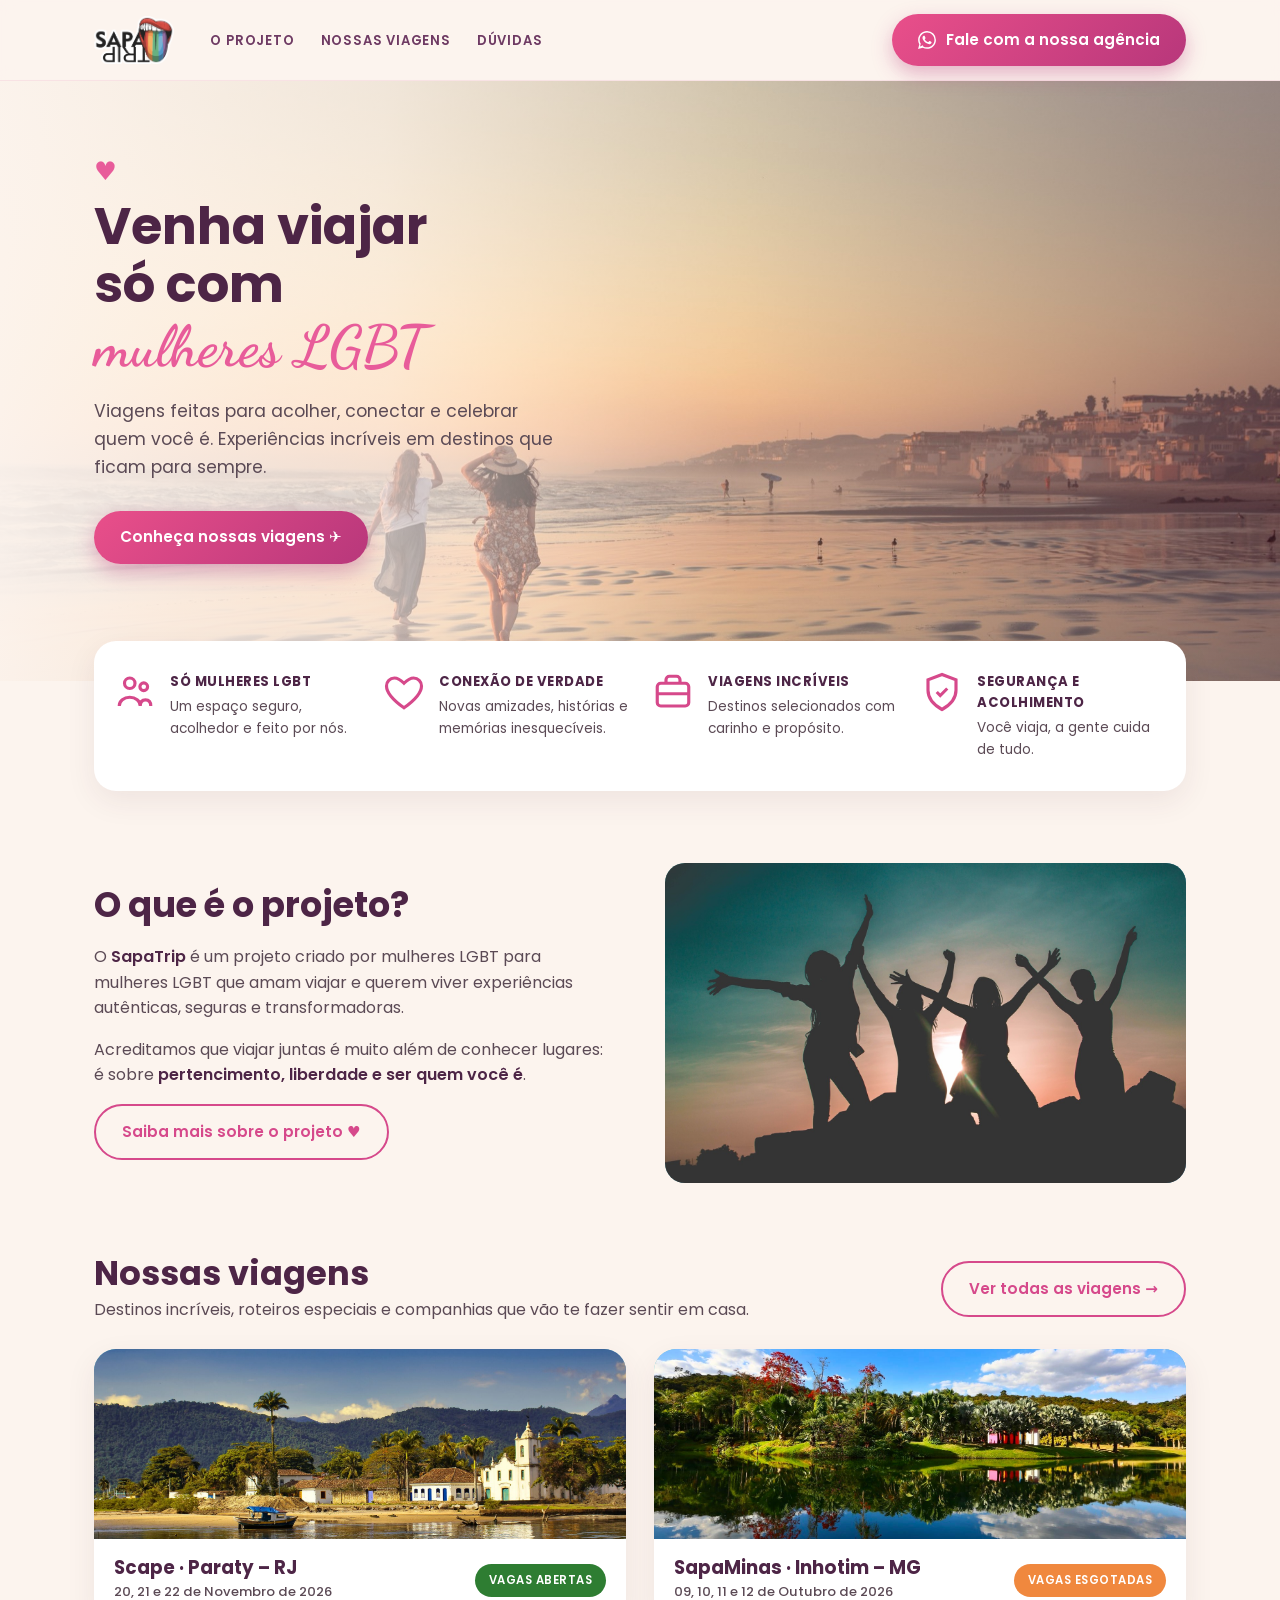
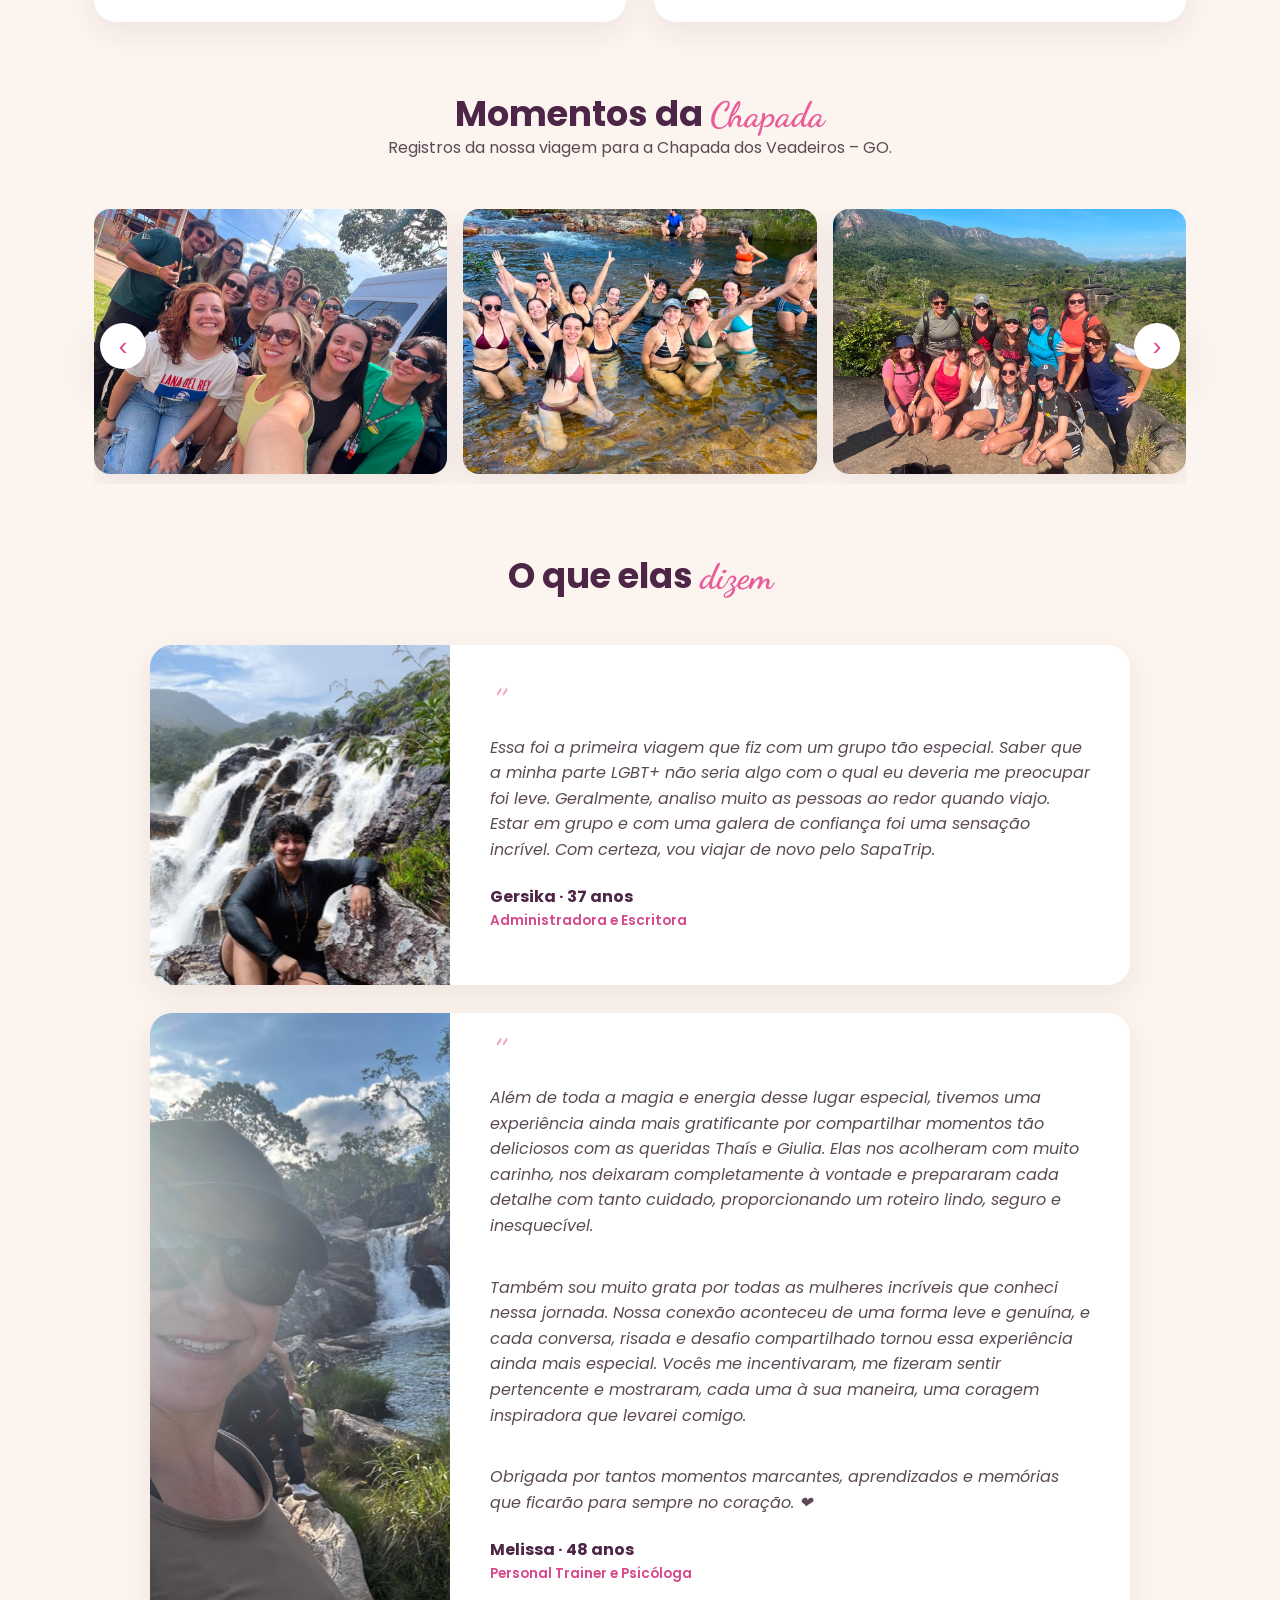
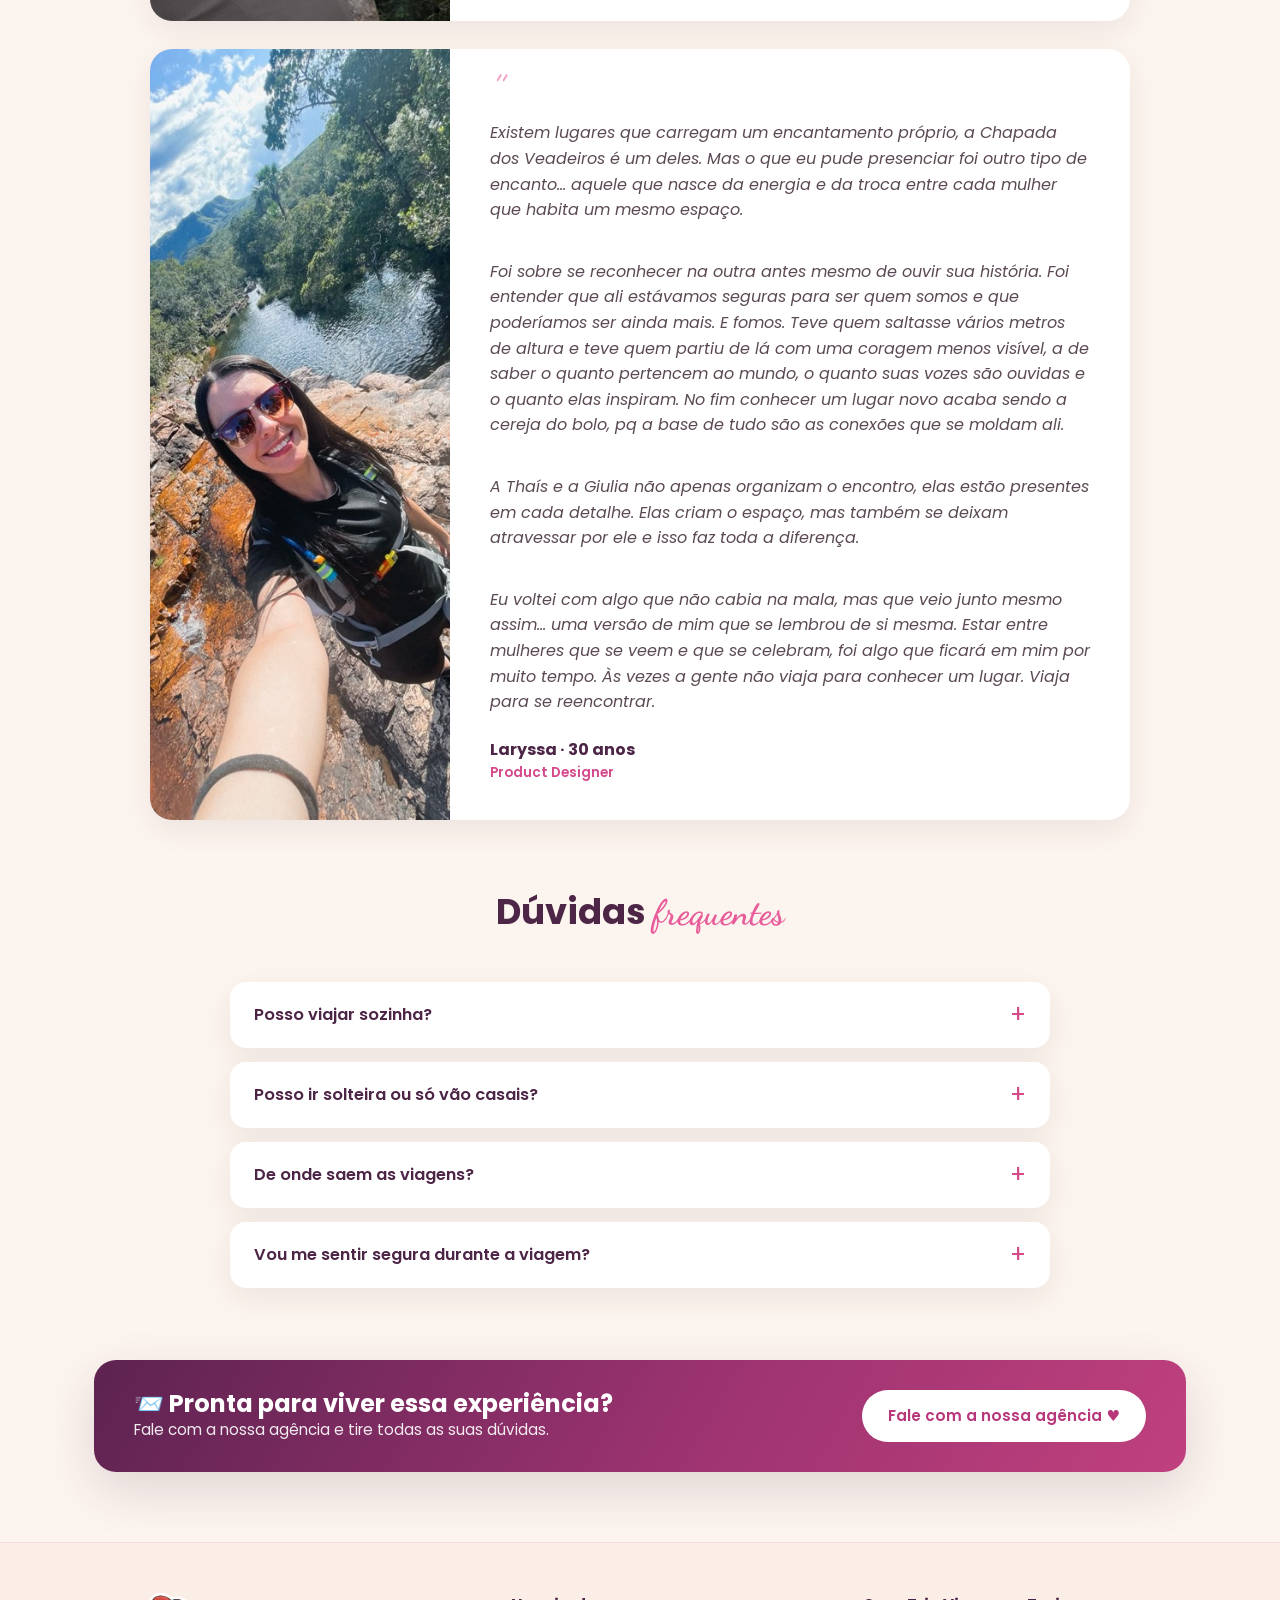
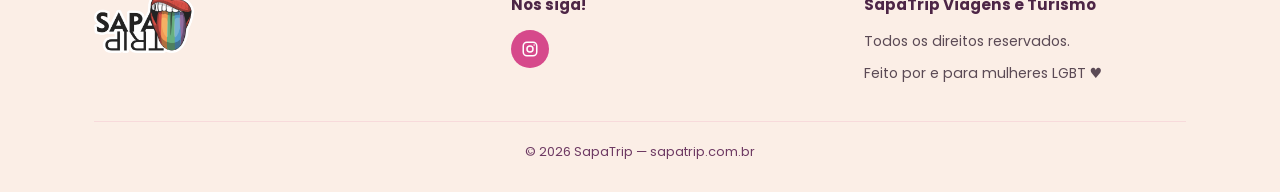
<file: index.html>
<!DOCTYPE html>
<html lang="pt-BR">
<head>
  <meta charset="UTF-8">
  <meta name="viewport" content="width=device-width, initial-scale=1.0">
  <title>SapaTrip — Viagens para mulheres LGBT</title>
  <meta name="description" content="SapaTrip: viagens feitas para acolher, conectar e celebrar mulheres LGBT. Experiências incríveis em destinos que ficam para sempre.">
  <link rel="preconnect" href="https://fonts.googleapis.com">
  <link rel="preconnect" href="https://fonts.gstatic.com" crossorigin>
  <link href="https://fonts.googleapis.com/css2?family=Dancing+Script:wght@700&family=Poppins:wght@400;500;600;700;800&display=swap" rel="stylesheet">
  <link rel="icon" type="image/png" sizes="32x32" href="images/favicon-32.png">
  <link rel="icon" type="image/png" sizes="16x16" href="images/favicon-16.png">
  <link rel="icon" href="favicon.ico" sizes="any">
  <link rel="apple-touch-icon" href="images/apple-touch-icon.png">
  <link rel="stylesheet" href="styles.css">
</head>
<body>

  <!-- ============ HEADER ============ -->
  <header class="site-header">
    <nav class="nav">
      <a href="index.html" class="logo" aria-label="SapaTrip — início">
        <img src="images/logo.png" alt="SapaTrip" class="logo-img">
      </a>

      <ul class="nav-links" id="navLinks">
        <li><a href="projeto.html">O Projeto</a></li>
        <li><a href="viagens.html">Nossas Viagens</a></li>
        <li><a href="#faq">Dúvidas</a></li>
      </ul>

      <a href="https://wa.me/5511915380346?text=Oi!%20Quero%20saber%20mais%20sobre%20as%20viagens%20da%20SapaTrip"
         class="btn btn-primary nav-cta" target="_blank" rel="noopener"><svg width="18" height="18" viewBox="0 0 24 24" fill="currentColor" aria-hidden="true"><path d="M.057 24l1.687-6.163a11.867 11.867 0 0 1-1.587-5.946C.16 5.335 5.495 0 12.05 0a11.82 11.82 0 0 1 8.413 3.488 11.82 11.82 0 0 1 3.48 8.414c-.003 6.555-5.338 11.89-11.893 11.89a11.9 11.9 0 0 1-5.688-1.448L.057 24zm6.597-3.807c1.676.995 3.276 1.591 5.392 1.592 5.448 0 9.886-4.434 9.889-9.885.002-5.462-4.415-9.89-9.881-9.892-5.452 0-9.887 4.434-9.889 9.884a9.86 9.86 0 0 0 1.51 5.26l-.999 3.648 3.978-1.715zm11.387-5.464c-.074-.124-.272-.198-.57-.347-.297-.149-1.758-.868-2.031-.967-.272-.099-.47-.149-.669.149-.198.297-.768.967-.941 1.165-.173.198-.347.223-.644.074-.297-.149-1.255-.462-2.39-1.475-.883-.788-1.48-1.761-1.653-2.059-.173-.297-.018-.458.13-.606.134-.133.297-.347.446-.521.151-.172.2-.296.3-.495.099-.198.05-.372-.025-.521-.075-.148-.669-1.611-.916-2.206-.242-.579-.487-.501-.669-.51l-.57-.01c-.198 0-.52.074-.792.372s-1.04 1.016-1.04 2.479 1.065 2.876 1.213 3.074c.149.198 2.095 3.2 5.076 4.487.709.306 1.263.489 1.694.626.712.226 1.36.194 1.872.118.571-.085 1.758-.719 2.006-1.413.248-.695.248-1.29.173-1.414z"/></svg>Fale com a nossa agência</a>

      <button class="nav-toggle" id="navToggle" aria-label="Abrir menu">
        <span></span><span></span><span></span>
      </button>
    </nav>
  </header>

  <!-- ============ HERO ============ -->
  <section class="hero hero-cover">
    <div class="container hero-cover-inner">
      <div class="hero-content">
        <div class="eyebrow">♥</div>
        <h1>Venha viajar<br>só com<br><span class="script">mulheres LGBT</span></h1>
        <p>Viagens feitas para acolher, conectar e celebrar quem você é. Experiências incríveis em destinos que ficam para sempre.</p>
        <a href="viagens.html" class="btn btn-primary">Conheça nossas viagens ✈</a>
      </div>
    </div>
  </section>

  <!-- ============ FEATURES ============ -->
  <div class="container">
    <div class="features">
      <div class="features-grid">
        <div class="feature">
          <svg class="ficon" viewBox="0 0 24 24" fill="none" stroke="currentColor" stroke-width="1.8"><circle cx="9" cy="7" r="3"/><circle cx="17" cy="9" r="2.2"/><path d="M3 20c0-3 2.7-5 6-5s6 2 6 5M15 20c0-2 1-3.5 3-3.5s3 1.5 3 3.5"/></svg>
          <div><h4>Só mulheres LGBT</h4><p>Um espaço seguro, acolhedor e feito por nós.</p></div>
        </div>
        <div class="feature">
          <svg class="ficon" viewBox="0 0 24 24" fill="none" stroke="currentColor" stroke-width="1.8"><path d="M12 21C5 16 2 12 2 8.5 2 6 4 4 6.5 4 8.3 4 10 5 12 7c2-2 3.7-3 5.5-3C20 4 22 6 22 8.5 22 12 19 16 12 21z"/></svg>
          <div><h4>Conexão de verdade</h4><p>Novas amizades, histórias e memórias inesquecíveis.</p></div>
        </div>
        <div class="feature">
          <svg class="ficon" viewBox="0 0 24 24" fill="none" stroke="currentColor" stroke-width="1.8"><rect x="3" y="7" width="18" height="13" rx="2"/><path d="M8 7V5a2 2 0 0 1 2-2h4a2 2 0 0 1 2 2v2M3 13h18"/></svg>
          <div><h4>Viagens incríveis</h4><p>Destinos selecionados com carinho e propósito.</p></div>
        </div>
        <div class="feature">
          <svg class="ficon" viewBox="0 0 24 24" fill="none" stroke="currentColor" stroke-width="1.8"><path d="M12 2 4 5v6c0 5 3.5 8.5 8 11 4.5-2.5 8-6 8-11V5l-8-3z"/><path d="M9 12l2 2 4-4"/></svg>
          <div><h4>Segurança e acolhimento</h4><p>Você viaja, a gente cuida de tudo.</p></div>
        </div>
      </div>
    </div>
  </div>

  <!-- ============ O QUE É O PROJETO ============ -->
  <section class="section">
    <div class="container split">
      <div>
        <h2>O que é o projeto?</h2>
        <p>O <span class="highlight">SapaTrip</span> é um projeto criado por mulheres LGBT para mulheres LGBT que amam viajar e querem viver experiências autênticas, seguras e transformadoras.</p>
        <p>Acreditamos que viajar juntas é muito além de conhecer lugares: é sobre <span class="highlight">pertencimento, liberdade e ser quem você é</span>.</p>
        <a href="projeto.html" class="btn btn-outline">Saiba mais sobre o projeto ♥</a>
      </div>
      <div class="photo alt" style="min-height:320px;border-radius:20px">
        <img src="images/projeto.jpg" alt="Grupo de mulheres curtindo o pôr do sol">
      </div>
    </div>
  </section>

  <!-- ============ NOSSAS VIAGENS ============ -->
  <section class="section" style="padding-top:0">
    <div class="container">
      <div class="section-title-row">
        <div>
          <h2>Nossas viagens</h2>
          <p>Destinos incríveis, roteiros especiais e companhias que vão te fazer sentir em casa.</p>
        </div>
        <a href="viagens.html" class="btn btn-outline">Ver todas as viagens →</a>
      </div>

      <div class="trip-grid">
        <a href="viagem-paraty.html" class="trip-card">
          <div class="photo alt"><img src="images/paraty/hero.jpg" alt="Scape Paraty – RJ"></div>
          <div class="trip-body">
            <div>
              <h3>Scape · Paraty – RJ</h3>
              <span style="font-size:.82rem;color:var(--text-muted);font-weight:500">20, 21 e 22 de Novembro de 2026</span>
            </div>
            <span class="badge open">Vagas abertas</span>
          </div>
        </a>

        <a href="viagem-minas-inhotim.html" class="trip-card">
          <div class="photo alt"><img src="images/minas/hero.jpg" alt="SapaMinas – Inhotim, Brumadinho/MG"></div>
          <div class="trip-body">
            <div>
              <h3>SapaMinas · Inhotim – MG</h3>
              <span style="font-size:.82rem;color:var(--text-muted);font-weight:500">09, 10, 11 e 12 de Outubro de 2026</span>
            </div>
            <span class="badge sold">Vagas esgotadas</span>
          </div>
        </a>

      </div>
    </div>
  </section>

  <!-- ============ GALERIA ============ -->
  <section class="section" id="galeria" style="padding-top:0">
    <div class="container">
      <div class="section-head">
        <h2>Momentos da <span class="script">Chapada</span></h2>
        <p>Registros da nossa viagem para a Chapada dos Veadeiros – GO.</p>
      </div>
      <div class="gallery">
        <button class="gallery-btn prev" id="galPrev" aria-label="Foto anterior">‹</button>
        <div class="gallery-track" id="galleryTrack">
          <div class="gallery-item"><img src="images/galeria/chapada1.jpg" alt="Chapada dos Veadeiros" loading="lazy"></div>
          <div class="gallery-item"><img src="images/galeria/chapada2.jpg" alt="Chapada dos Veadeiros" loading="lazy"></div>
          <div class="gallery-item"><img src="images/galeria/chapada3.jpg" alt="Chapada dos Veadeiros" loading="lazy"></div>
          <div class="gallery-item"><img src="images/galeria/chapada4.jpg" alt="Chapada dos Veadeiros" loading="lazy"></div>
          <div class="gallery-item"><img src="images/galeria/chapada5.jpg" alt="Chapada dos Veadeiros" loading="lazy"></div>
          <div class="gallery-item"><img src="images/galeria/chapada6.jpg" alt="Chapada dos Veadeiros" loading="lazy"></div>
          <div class="gallery-item"><img src="images/galeria/chapada7.jpg" alt="Chapada dos Veadeiros" loading="lazy"></div>
          <div class="gallery-item"><img src="images/galeria/chapada8.jpg" alt="Chapada dos Veadeiros" loading="lazy"></div>
        </div>
        <button class="gallery-btn next" id="galNext" aria-label="Próxima foto">›</button>
      </div>
    </div>
  </section>

  <!-- ============ DEPOIMENTOS ============ -->
  <section class="section" id="depoimentos" style="padding-top:0">
    <div class="container">
      <div class="section-head">
        <h2>O que elas <span class="script">dizem</span></h2>
      </div>
      <div class="testi-list">

        <article class="testi-card">
          <div class="testi-photo"><img src="images/gersika.jpg" alt="Gersika" style="object-position: center 22%;"></div>
          <div class="testi-body">
            <div class="quote-mark">”</div>
            <p class="testi-text">Essa foi a primeira viagem que fiz com um grupo tão especial. Saber que a minha parte LGBT+ não seria algo com o qual eu deveria me preocupar foi leve. Geralmente, analiso muito as pessoas ao redor quando viajo. Estar em grupo e com uma galera de confiança foi uma sensação incrível. Com certeza, vou viajar de novo pelo SapaTrip.</p>
            <div class="testi-name">Gersika · 37 anos</div>
            <div class="testi-role">Administradora e Escritora</div>
          </div>
        </article>

        <article class="testi-card">
          <div class="testi-photo"><img src="images/melissa.jpg" alt="Melissa na Chapada dos Veadeiros" style="object-position: left 40%;"></div>
          <div class="testi-body">
            <div class="quote-mark">”</div>
            <p class="testi-text">Além de toda a magia e energia desse lugar especial, tivemos uma experiência ainda mais gratificante por compartilhar momentos tão deliciosos com as queridas Thaís e Giulia. Elas nos acolheram com muito carinho, nos deixaram completamente à vontade e prepararam cada detalhe com tanto cuidado, proporcionando um roteiro lindo, seguro e inesquecível.</p>
            <p class="testi-text">Também sou muito grata por todas as mulheres incríveis que conheci nessa jornada. Nossa conexão aconteceu de uma forma leve e genuína, e cada conversa, risada e desafio compartilhado tornou essa experiência ainda mais especial. Vocês me incentivaram, me fizeram sentir pertencente e mostraram, cada uma à sua maneira, uma coragem inspiradora que levarei comigo.</p>
            <p class="testi-text">Obrigada por tantos momentos marcantes, aprendizados e memórias que ficarão para sempre no coração. ❤️</p>
            <div class="testi-name">Melissa · 48 anos</div>
            <div class="testi-role">Personal Trainer e Psicóloga</div>
          </div>
        </article>

        <article class="testi-card">
          <div class="testi-photo"><img src="images/laryssa.jpg" alt="Laryssa na Chapada dos Veadeiros" style="object-position: center 42%;"></div>
          <div class="testi-body">
            <div class="quote-mark">”</div>
            <p class="testi-text">Existem lugares que carregam um encantamento próprio, a Chapada dos Veadeiros é um deles. Mas o que eu pude presenciar foi outro tipo de encanto... aquele que nasce da energia e da troca entre cada mulher que habita um mesmo espaço.</p>
            <p class="testi-text">Foi sobre se reconhecer na outra antes mesmo de ouvir sua história. Foi entender que ali estávamos seguras para ser quem somos e que poderíamos ser ainda mais. E fomos. Teve quem saltasse vários metros de altura e teve quem partiu de lá com uma coragem menos visível, a de saber o quanto pertencem ao mundo, o quanto suas vozes são ouvidas e o quanto elas inspiram. No fim conhecer um lugar novo acaba sendo a cereja do bolo, pq a base de tudo são as conexões que se moldam ali.</p>
            <p class="testi-text">A Thaís e a Giulia não apenas organizam o encontro, elas estão presentes em cada detalhe. Elas criam o espaço, mas também se deixam atravessar por ele e isso faz toda a diferença.</p>
            <p class="testi-text">Eu voltei com algo que não cabia na mala, mas que veio junto mesmo assim... uma versão de mim que se lembrou de si mesma. Estar entre mulheres que se veem e que se celebram, foi algo que ficará em mim por muito tempo. Às vezes a gente não viaja para conhecer um lugar. Viaja para se reencontrar.</p>
            <div class="testi-name">Laryssa · 30 anos</div>
            <div class="testi-role">Product Designer</div>
          </div>
        </article>

      </div>
    </div>
  </section>

  <!-- ============ DÚVIDAS / FAQ ============ -->
  <section class="section" id="faq" style="padding-top:0">
    <div class="container">
      <div class="section-head">
        <h2>Dúvidas <span class="script">frequentes</span></h2>
      </div>
      <div class="faq-list">

        <details class="faq-item">
          <summary>Posso viajar sozinha?</summary>
          <div class="faq-answer">
            <p>Sim! Inclusive, o SapaTrip nasceu com esse propósito: conectar mulheres através de experiências de viagem. Em nossas viagens, muitas participantes vão sozinhas justamente para conhecer novas pessoas, criar conexões genuínas e viver momentos inesquecíveis ao lado de outras mulheres.</p>
          </div>
        </details>

        <details class="faq-item">
          <summary>Posso ir solteira ou só vão casais?</summary>
          <div class="faq-answer">
            <p>Pode ir solteira, pode ir namorando, casada ou como preferir! Nossas viagens são para todas as mulheres LGBTQIA+. Muitas participantes solteiras aproveitam para fazer novas amizades e, quem sabe, até encontrar alguém especial pelo caminho. Já quem está em um relacionamento encontra um ambiente acolhedor e seguro para viver o amor com tranquilidade e liberdade.</p>
          </div>
        </details>

        <details class="faq-item">
          <summary>De onde saem as viagens?</summary>
          <div class="faq-answer">
            <p>Depende do destino. Cada viagem possui um ponto de encontro específico, que é informado previamente às participantes.</p>
            <p>Por exemplo, nossa viagem para a Chapada dos Veadeiros teve como ponto de encontro o Aeroporto de Brasília. Já nossa viagem para Mogi das Cruzes terá início diretamente em Mogi.</p>
            <p>Mas fique tranquila! Nossa parceira, a Ponto 4 Turismo, pode auxiliar na cotação da sua passagem aérea saindo do aeroporto mais próximo da sua cidade até o ponto de encontro da viagem.</p>
          </div>
        </details>

        <details class="faq-item">
          <summary>Vou me sentir segura durante a viagem?</summary>
          <div class="faq-answer">
            <p>Sim! A segurança e o bem-estar das participantes são prioridades para nós. Todas as viagens são operadas em parceria com a Ponto 4 Turismo, uma empresa com ampla experiência no mercado de turismo e especializada na organização de viagens em grupo.</p>
            <p>Além disso, a agência conta com seguro de Responsabilidade Civil Profissional da Tokio Marine, oferecendo ainda mais segurança e tranquilidade para as viajantes. Nossa equipe acompanha o grupo de perto e cria um ambiente acolhedor, respeitoso e seguro para que você possa aproveitar cada momento com confiança.</p>
          </div>
        </details>

      </div>
    </div>
  </section>

  <!-- ============ CTA BAND ============ -->
  <section class="container">
    <div class="cta-band">
      <div>
        <h3>📨 Pronta para viver essa experiência?</h3>
        <p>Fale com a nossa agência e tire todas as suas dúvidas.</p>
      </div>
      <a href="https://wa.me/5511915380346?text=Oi!%20Quero%20saber%20mais%20sobre%20as%20viagens%20da%20SapaTrip"
         class="btn btn-white" target="_blank" rel="noopener">Fale com a nossa agência ♥</a>
    </div>
  </section>

  <!-- ============ FOOTER ============ -->
  <footer class="site-footer">
    <div class="container">
      <div class="footer-grid">
        <div class="logo">
          <img src="images/logo.png" alt="SapaTrip" class="footer-logo-img">
        </div>
        <div>
          <h4>Nos siga!</h4>
          <div class="socials">
            <a href="https://www.instagram.com/sapatripoficial" target="_blank" rel="noopener" aria-label="Instagram"><svg width="18" height="18" viewBox="0 0 24 24" fill="none" stroke="currentColor" stroke-width="2"><rect x="3" y="3" width="18" height="18" rx="5"/><circle cx="12" cy="12" r="4"/><circle cx="17.5" cy="6.5" r="1" fill="currentColor" stroke="none"/></svg></a>          </div>
        </div>
        <div>
          <h4>SapaTrip Viagens e Turismo</h4>
          <p>Todos os direitos reservados.</p>
          <p class="footer-made" style="margin-top:10px">Feito por e para mulheres LGBT ♥</p>
        </div>
      </div>
      <div class="footer-bottom">© 2026 SapaTrip — sapatrip.com.br</div>
    </div>
  </footer>

  <script src="script.js"></script>
</body>
</html>
</file>
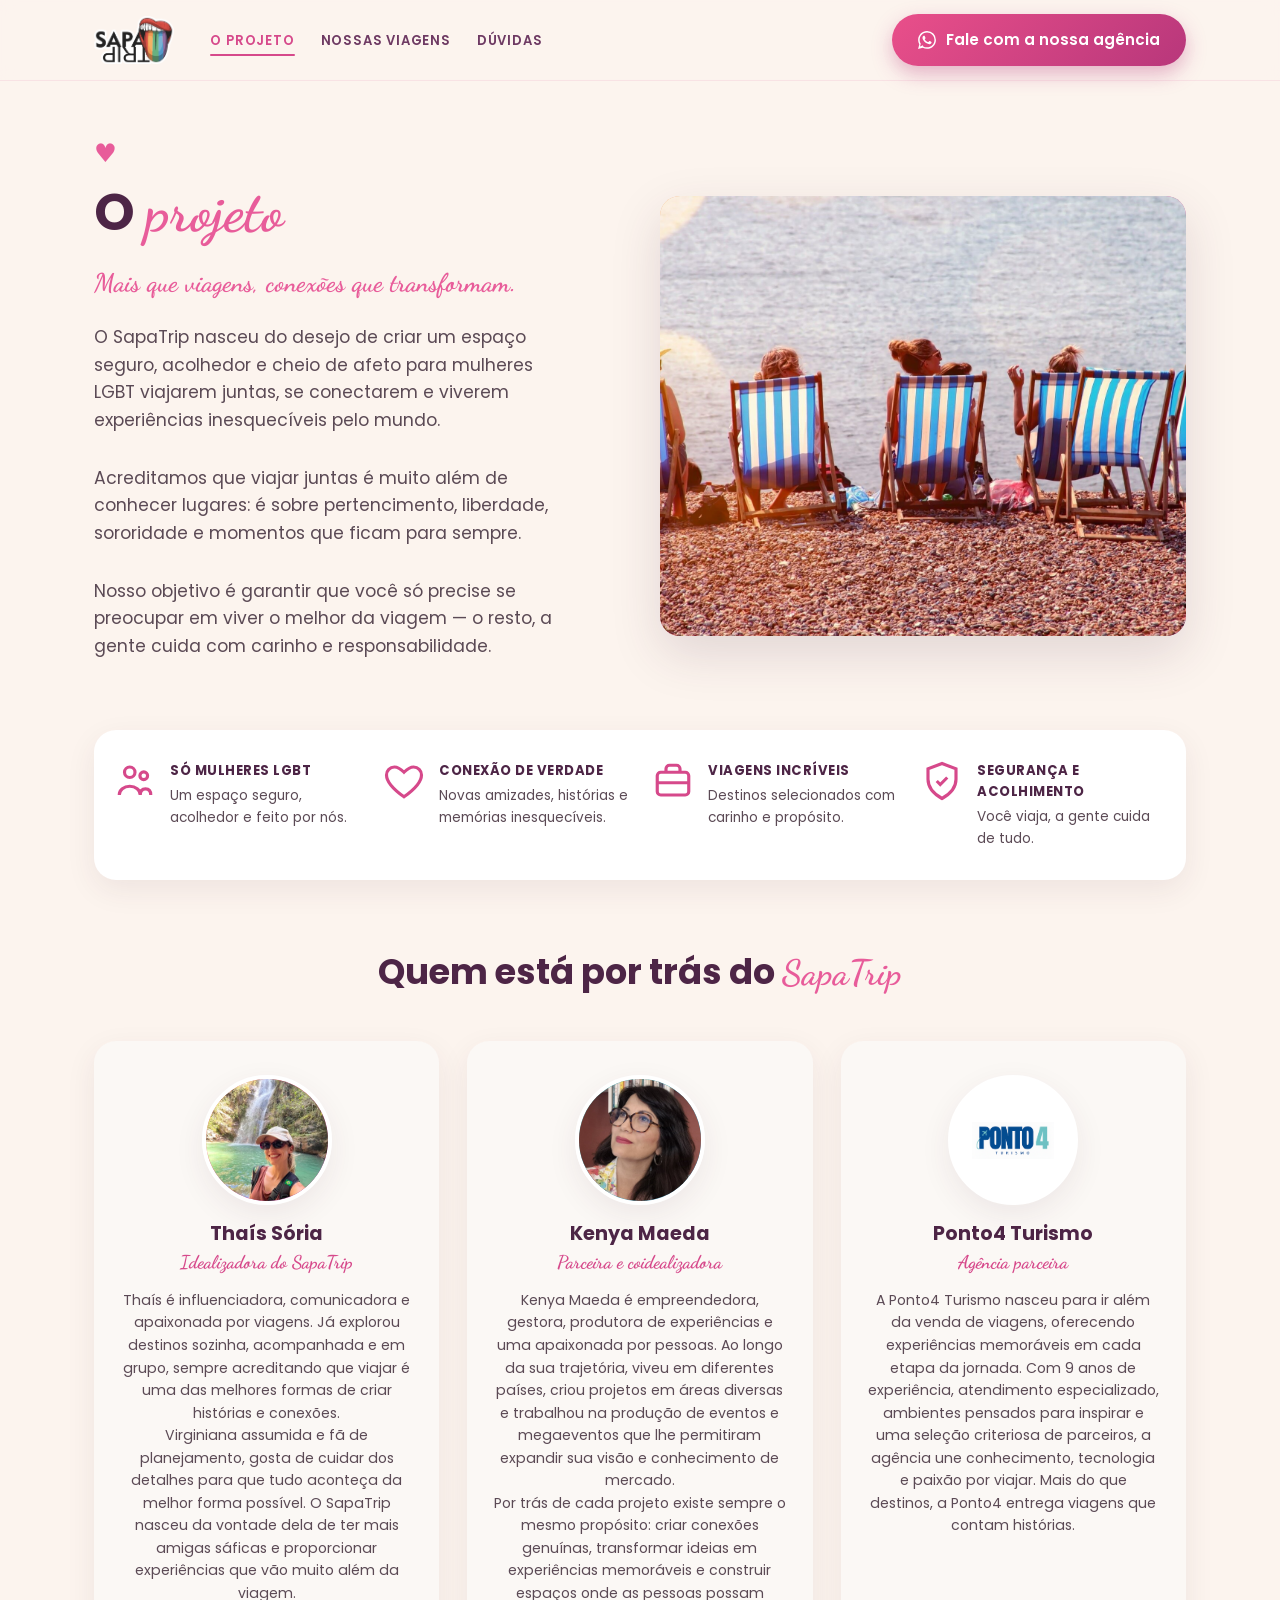
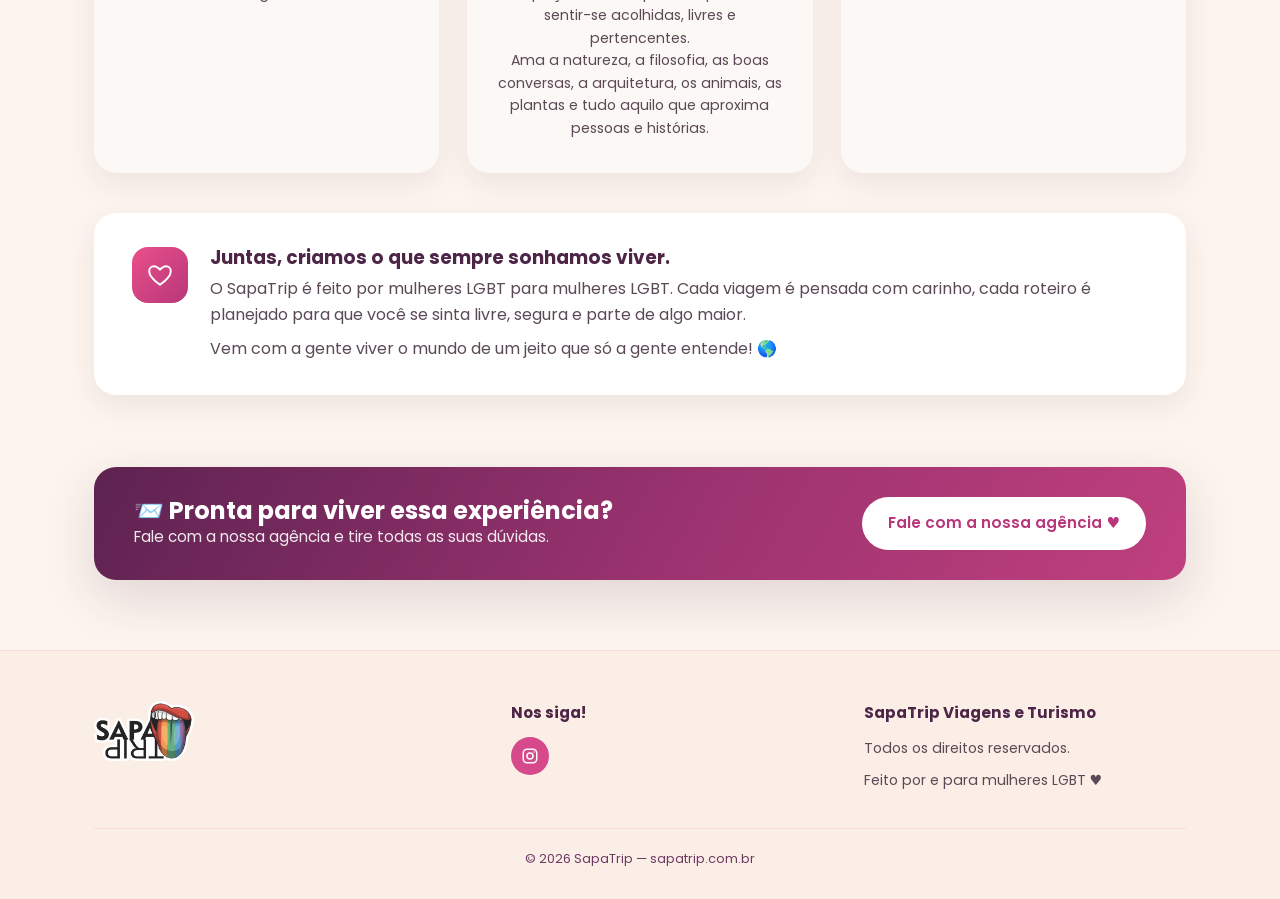
<file: projeto.html>
<!DOCTYPE html>
<html lang="pt-BR">
<head>
  <meta charset="UTF-8">
  <meta name="viewport" content="width=device-width, initial-scale=1.0">
  <title>O Projeto — SapaTrip</title>
  <meta name="description" content="Mais que viagens, conexões que transformam. Conheça o projeto SapaTrip e quem está por trás dele.">
  <link rel="preconnect" href="https://fonts.googleapis.com">
  <link rel="preconnect" href="https://fonts.gstatic.com" crossorigin>
  <link href="https://fonts.googleapis.com/css2?family=Dancing+Script:wght@700&family=Poppins:wght@400;500;600;700;800&display=swap" rel="stylesheet">
  <link rel="icon" type="image/png" sizes="32x32" href="images/favicon-32.png">
  <link rel="icon" type="image/png" sizes="16x16" href="images/favicon-16.png">
  <link rel="icon" href="favicon.ico" sizes="any">
  <link rel="apple-touch-icon" href="images/apple-touch-icon.png">
  <link rel="stylesheet" href="styles.css">
</head>
<body>

  <!-- ============ HEADER ============ -->
  <header class="site-header">
    <nav class="nav">
      <a href="index.html" class="logo" aria-label="SapaTrip — início">
        <img src="images/logo.png" alt="SapaTrip" class="logo-img">
      </a>
      <ul class="nav-links" id="navLinks">
        <li><a href="projeto.html" class="active">O Projeto</a></li>
        <li><a href="viagens.html">Nossas Viagens</a></li>
        <li><a href="index.html#faq">Dúvidas</a></li>
      </ul>
      <a href="https://wa.me/5511915380346?text=Oi!%20Quero%20saber%20mais%20sobre%20as%20viagens%20da%20SapaTrip"
         class="btn btn-primary nav-cta" target="_blank" rel="noopener"><svg width="18" height="18" viewBox="0 0 24 24" fill="currentColor" aria-hidden="true"><path d="M.057 24l1.687-6.163a11.867 11.867 0 0 1-1.587-5.946C.16 5.335 5.495 0 12.05 0a11.82 11.82 0 0 1 8.413 3.488 11.82 11.82 0 0 1 3.48 8.414c-.003 6.555-5.338 11.89-11.893 11.89a11.9 11.9 0 0 1-5.688-1.448L.057 24zm6.597-3.807c1.676.995 3.276 1.591 5.392 1.592 5.448 0 9.886-4.434 9.889-9.885.002-5.462-4.415-9.89-9.881-9.892-5.452 0-9.887 4.434-9.889 9.884a9.86 9.86 0 0 0 1.51 5.26l-.999 3.648 3.978-1.715zm11.387-5.464c-.074-.124-.272-.198-.57-.347-.297-.149-1.758-.868-2.031-.967-.272-.099-.47-.149-.669.149-.198.297-.768.967-.941 1.165-.173.198-.347.223-.644.074-.297-.149-1.255-.462-2.39-1.475-.883-.788-1.48-1.761-1.653-2.059-.173-.297-.018-.458.13-.606.134-.133.297-.347.446-.521.151-.172.2-.296.3-.495.099-.198.05-.372-.025-.521-.075-.148-.669-1.611-.916-2.206-.242-.579-.487-.501-.669-.51l-.57-.01c-.198 0-.52.074-.792.372s-1.04 1.016-1.04 2.479 1.065 2.876 1.213 3.074c.149.198 2.095 3.2 5.076 4.487.709.306 1.263.489 1.694.626.712.226 1.36.194 1.872.118.571-.085 1.758-.719 2.006-1.413.248-.695.248-1.29.173-1.414z"/></svg>Fale com a nossa agência</a>
      <button class="nav-toggle" id="navToggle" aria-label="Abrir menu"><span></span><span></span><span></span></button>
    </nav>
  </header>

  <!-- ============ HERO ============ -->
  <section class="hero">
    <div class="hero-grid">
      <div class="hero-content">
        <div class="eyebrow">♥</div>
        <h1>O <span class="script">projeto</span></h1>
        <p class="script" style="font-size:1.6rem;margin:6px 0 20px">Mais que viagens, conexões que transformam.</p>
        <p>O SapaTrip nasceu do desejo de criar um espaço seguro, acolhedor e cheio de afeto para mulheres LGBT viajarem juntas, se conectarem e viverem experiências inesquecíveis pelo mundo.</p>
        <p>Acreditamos que viajar juntas é muito além de conhecer lugares: é sobre pertencimento, liberdade, sororidade e momentos que ficam para sempre.</p>
        <p>Nosso objetivo é garantir que você só precise se preocupar em viver o melhor da viagem — o resto, a gente cuida com carinho e responsabilidade.</p>
      </div>
      <div class="hero-photo photo">
        <img src="images/projeto-hero.jpg" alt="Mulheres celebrando juntas">
      </div>
    </div>
  </section>

  <!-- ============ FEATURES ============ -->
  <div class="container">
    <div class="features">
      <div class="features-grid">
        <div class="feature">
          <svg class="ficon" viewBox="0 0 24 24" fill="none" stroke="currentColor" stroke-width="1.8"><circle cx="9" cy="7" r="3"/><circle cx="17" cy="9" r="2.2"/><path d="M3 20c0-3 2.7-5 6-5s6 2 6 5M15 20c0-2 1-3.5 3-3.5s3 1.5 3 3.5"/></svg>
          <div><h4>Só mulheres LGBT</h4><p>Um espaço seguro, acolhedor e feito por nós.</p></div>
        </div>
        <div class="feature">
          <svg class="ficon" viewBox="0 0 24 24" fill="none" stroke="currentColor" stroke-width="1.8"><path d="M12 21C5 16 2 12 2 8.5 2 6 4 4 6.5 4 8.3 4 10 5 12 7c2-2 3.7-3 5.5-3C20 4 22 6 22 8.5 22 12 19 16 12 21z"/></svg>
          <div><h4>Conexão de verdade</h4><p>Novas amizades, histórias e memórias inesquecíveis.</p></div>
        </div>
        <div class="feature">
          <svg class="ficon" viewBox="0 0 24 24" fill="none" stroke="currentColor" stroke-width="1.8"><rect x="3" y="7" width="18" height="13" rx="2"/><path d="M8 7V5a2 2 0 0 1 2-2h4a2 2 0 0 1 2 2v2M3 13h18"/></svg>
          <div><h4>Viagens incríveis</h4><p>Destinos selecionados com carinho e propósito.</p></div>
        </div>
        <div class="feature">
          <svg class="ficon" viewBox="0 0 24 24" fill="none" stroke="currentColor" stroke-width="1.8"><path d="M12 2 4 5v6c0 5 3.5 8.5 8 11 4.5-2.5 8-6 8-11V5l-8-3z"/><path d="M9 12l2 2 4-4"/></svg>
          <div><h4>Segurança e acolhimento</h4><p>Você viaja, a gente cuida de tudo.</p></div>
        </div>
      </div>
    </div>
  </div>

  <!-- ============ EQUIPE ============ -->
  <section class="section">
    <div class="container">
      <div class="section-head">
        <h2>Quem está por trás do <span class="script">SapaTrip</span></h2>
      </div>
      <div class="team-grid">
        <div class="team-card">
          <div class="team-photo photo"><img src="images/thais.jpg" alt="Thaís Sória" class="zoom"></div>
          <h3>Thaís Sória</h3>
          <div class="role">Idealizadora do SapaTrip</div>
          <p>Thaís é influenciadora, comunicadora e apaixonada por viagens. Já explorou destinos sozinha, acompanhada e em grupo, sempre acreditando que viajar é uma das melhores formas de criar histórias e conexões.</p>
          <p>Virginiana assumida e fã de planejamento, gosta de cuidar dos detalhes para que tudo aconteça da melhor forma possível. O SapaTrip nasceu da vontade dela de ter mais amigas sáficas e proporcionar experiências que vão muito além da viagem.</p>
        </div>
        <div class="team-card">
          <div class="team-photo photo alt"><img src="images/kanya.jpg" alt="Kenya Maeda"></div>
          <h3>Kenya Maeda</h3>
          <div class="role">Parceira e coidealizadora</div>
          <p>Kenya Maeda é empreendedora, gestora, produtora de experiências e uma apaixonada por pessoas. Ao longo da sua trajetória, viveu em diferentes países, criou projetos em áreas diversas e trabalhou na produção de eventos e megaeventos que lhe permitiram expandir sua visão e conhecimento de mercado.</p>
          <p>Por trás de cada projeto existe sempre o mesmo propósito: criar conexões genuínas, transformar ideias em experiências memoráveis e construir espaços onde as pessoas possam sentir-se acolhidas, livres e pertencentes.</p>
          <p>Ama a natureza, a filosofia, as boas conversas, a arquitetura, os animais, as plantas e tudo aquilo que aproxima pessoas e histórias.</p>
        </div>
        <div class="team-card">
          <div class="team-photo photo is-logo"><img src="images/logo-ponto.png" alt="Ponto4 Turismo"></div>
          <h3>Ponto4 Turismo</h3>
          <div class="role">Agência parceira</div>
          <p>A Ponto4 Turismo nasceu para ir além da venda de viagens, oferecendo experiências memoráveis em cada etapa da jornada. Com 9 anos de experiência, atendimento especializado, ambientes pensados para inspirar e uma seleção criteriosa de parceiros, a agência une conhecimento, tecnologia e paixão por viajar. Mais do que destinos, a Ponto4 entrega viagens que contam histórias.</p>
        </div>
      </div>

      <div class="soft-block">
        <div class="sb-icon"><svg width="26" height="26" viewBox="0 0 24 24" fill="none" stroke="currentColor" stroke-width="1.8"><path d="M12 21C5 16 2 12 2 8.5 2 6 4 4 6.5 4 8.3 4 10 5 12 7c2-2 3.7-3 5.5-3C20 4 22 6 22 8.5 22 12 19 16 12 21z"/></svg></div>
        <div>
          <h3>Juntas, criamos o que sempre sonhamos viver.</h3>
          <p>O SapaTrip é feito por mulheres LGBT para mulheres LGBT. Cada viagem é pensada com carinho, cada roteiro é planejado para que você se sinta livre, segura e parte de algo maior.</p>
          <p style="margin-top:8px">Vem com a gente viver o mundo de um jeito que só a gente entende! 🌎</p>
        </div>
      </div>
    </div>
  </section>

  <!-- ============ CTA BAND ============ -->
  <section class="container">
    <div class="cta-band">
      <div>
        <h3>📨 Pronta para viver essa experiência?</h3>
        <p>Fale com a nossa agência e tire todas as suas dúvidas.</p>
      </div>
      <a href="https://wa.me/5511915380346?text=Oi!%20Quero%20saber%20mais%20sobre%20as%20viagens%20da%20SapaTrip"
         class="btn btn-white" target="_blank" rel="noopener">Fale com a nossa agência ♥</a>
    </div>
  </section>

  <!-- ============ FOOTER ============ -->
  <footer class="site-footer">
    <div class="container">
      <div class="footer-grid">
        <div class="logo">
          <img src="images/logo.png" alt="SapaTrip" class="footer-logo-img">
        </div>
        <div>
          <h4>Nos siga!</h4>
          <div class="socials">
            <a href="https://www.instagram.com/sapatripoficial" target="_blank" rel="noopener" aria-label="Instagram"><svg width="18" height="18" viewBox="0 0 24 24" fill="none" stroke="currentColor" stroke-width="2"><rect x="3" y="3" width="18" height="18" rx="5"/><circle cx="12" cy="12" r="4"/><circle cx="17.5" cy="6.5" r="1" fill="currentColor" stroke="none"/></svg></a>          </div>
        </div>
        <div>
          <h4>SapaTrip Viagens e Turismo</h4>
          <p>Todos os direitos reservados.</p>
          <p class="footer-made" style="margin-top:10px">Feito por e para mulheres LGBT ♥</p>
        </div>
      </div>
      <div class="footer-bottom">© 2026 SapaTrip — sapatrip.com.br</div>
    </div>
  </footer>

  <script src="script.js"></script>
</body>
</html>
</file>
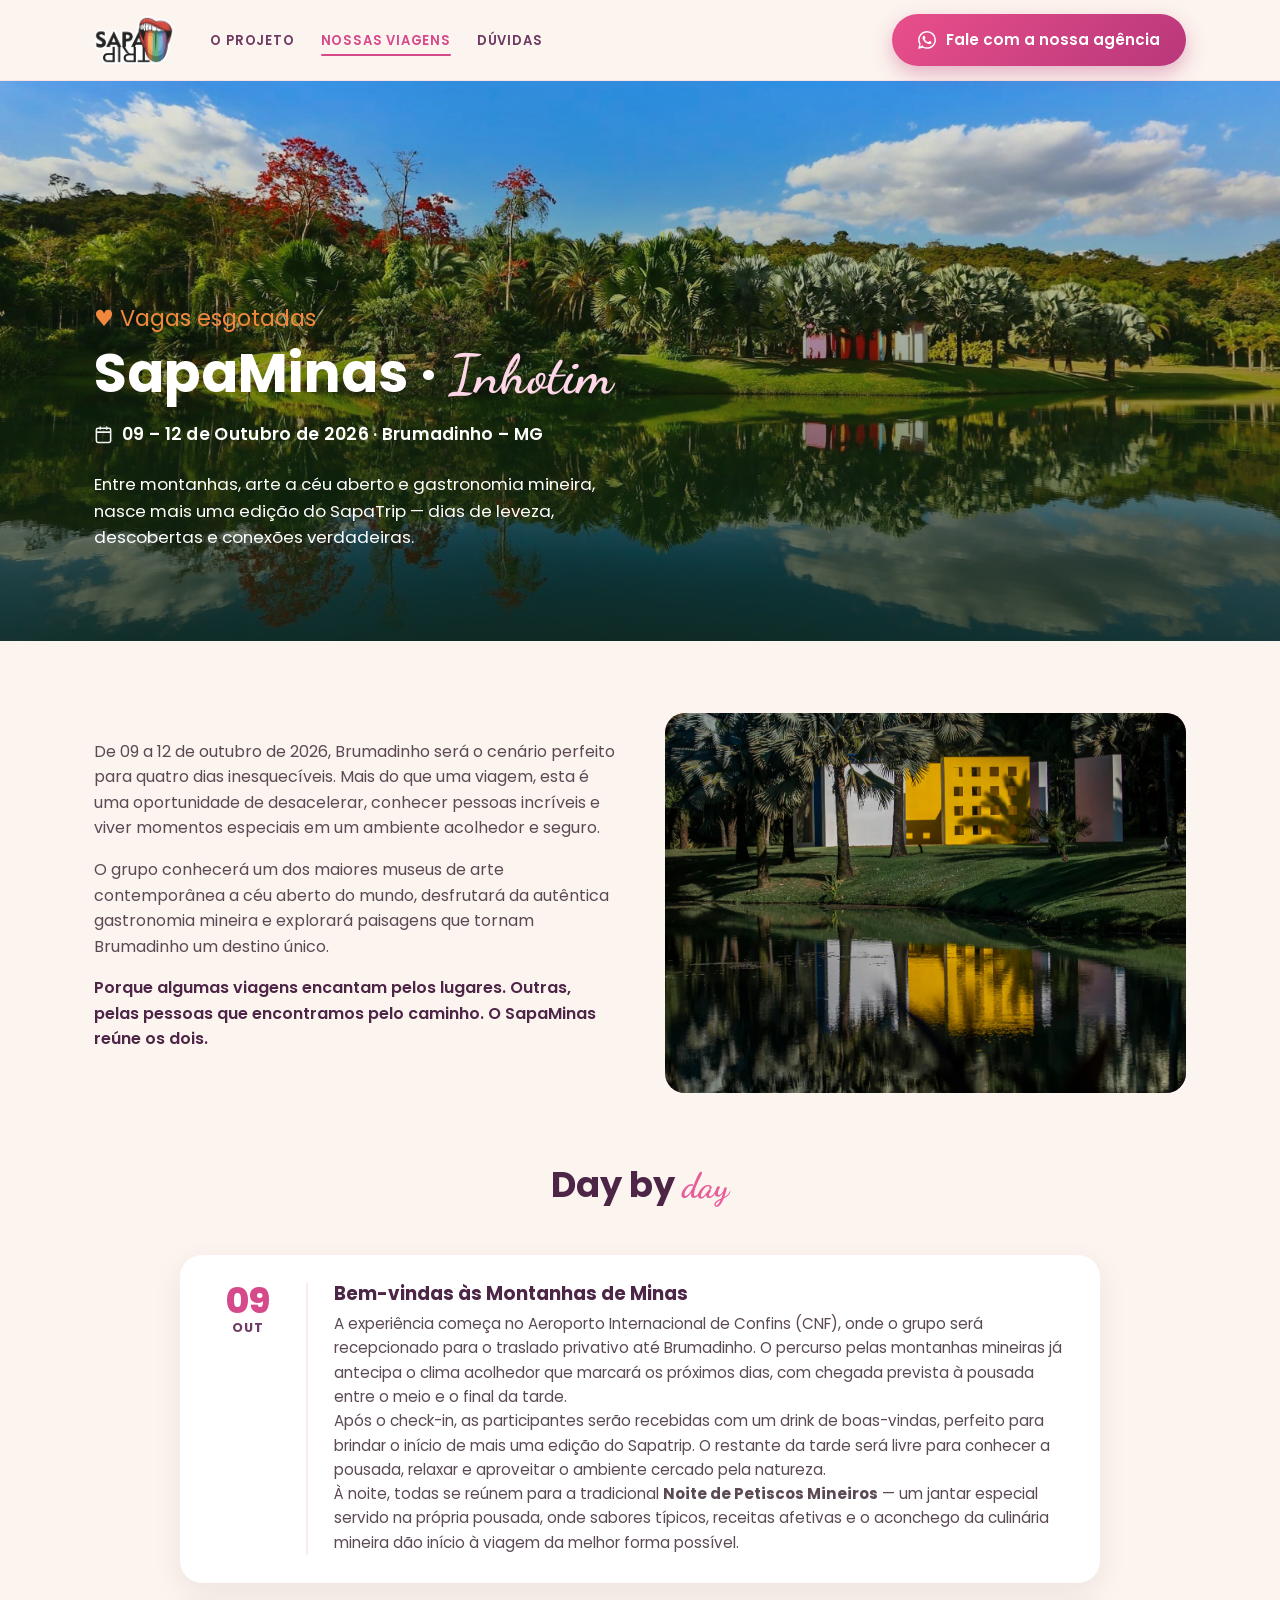
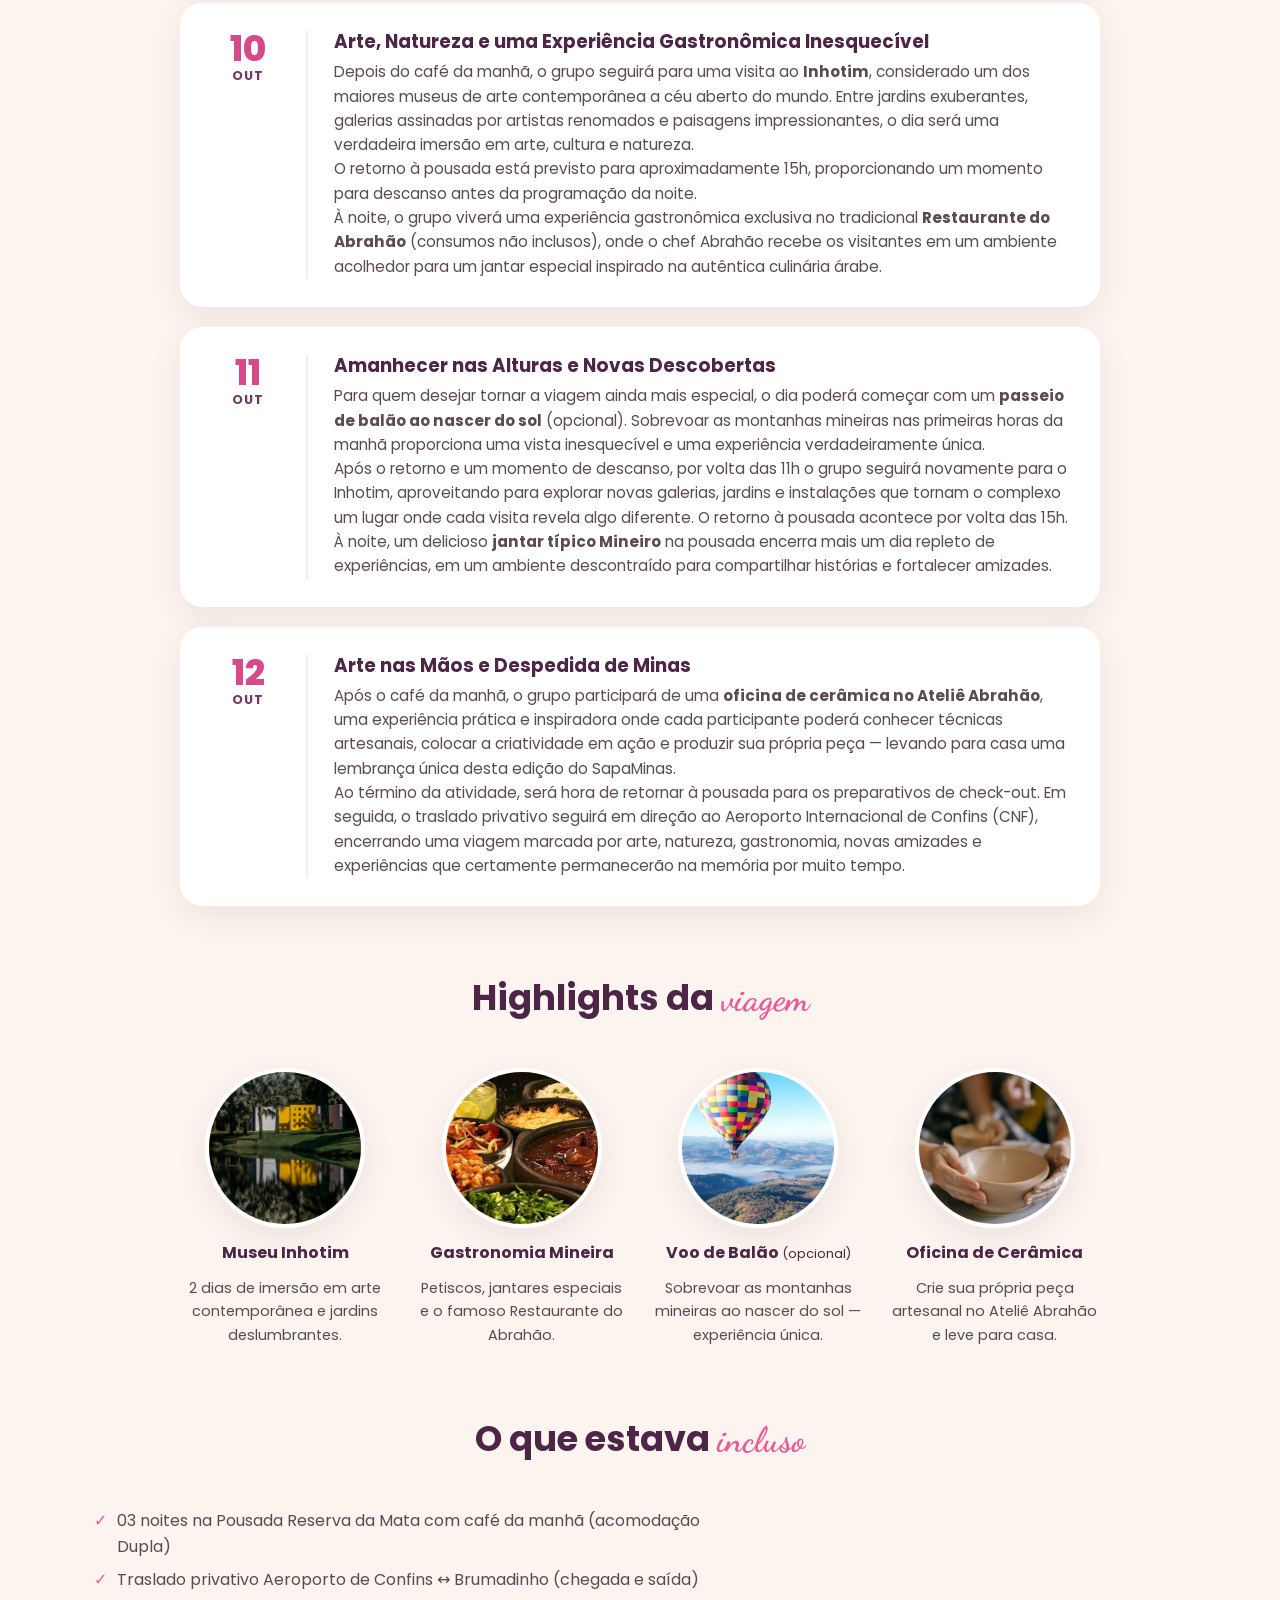
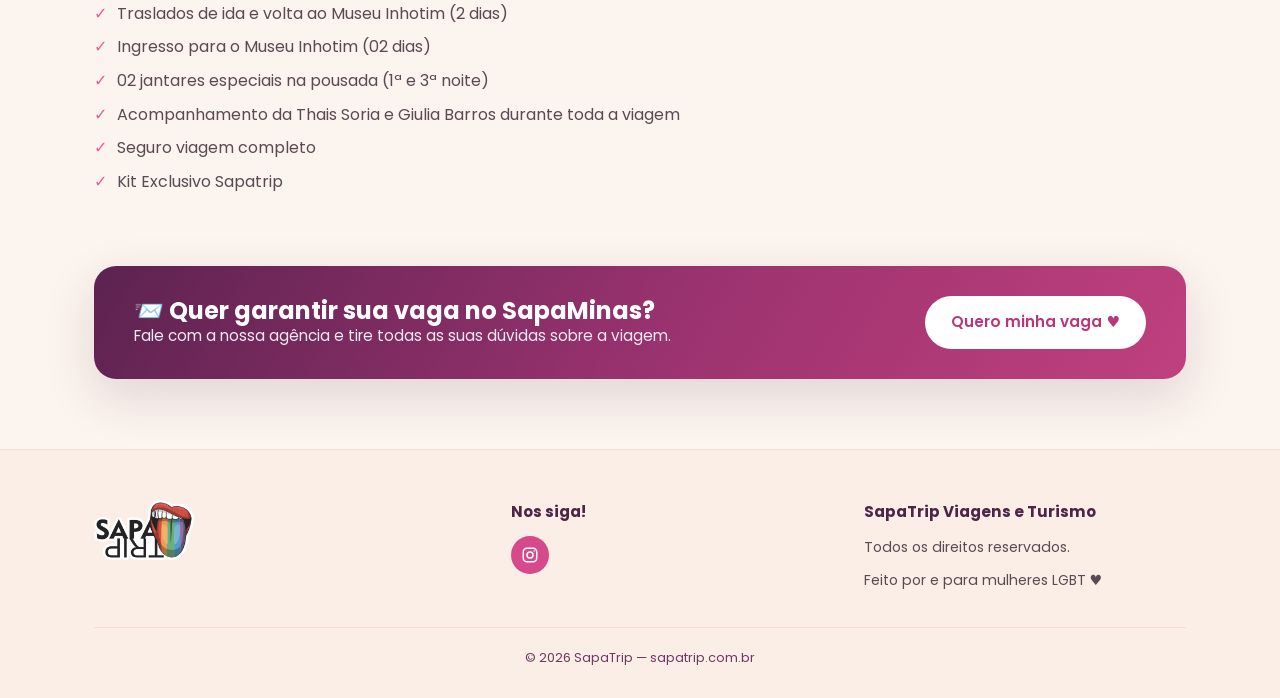
<file: viagem-minas-inhotim.html>
<!DOCTYPE html>
<html lang="pt-BR">
<head>
  <meta charset="UTF-8">
  <meta name="viewport" content="width=device-width, initial-scale=1.0">
  <title>SapaMinas · Inhotim – Out 2026 — SapaTrip</title>
  <meta name="description" content="SapaMinas: de 09 a 12 de outubro de 2026, Brumadinho recebe o grupo SapaTrip para dias de arte, gastronomia mineira e conexões verdadeiras no Inhotim.">
  <link rel="preconnect" href="https://fonts.googleapis.com">
  <link rel="preconnect" href="https://fonts.gstatic.com" crossorigin>
  <link href="https://fonts.googleapis.com/css2?family=Dancing+Script:wght@700&family=Poppins:wght@400;500;600;700;800&display=swap" rel="stylesheet">
  <link rel="icon" type="image/png" sizes="32x32" href="images/favicon-32.png">
  <link rel="icon" type="image/png" sizes="16x16" href="images/favicon-16.png">
  <link rel="icon" href="favicon.ico" sizes="any">
  <link rel="apple-touch-icon" href="images/apple-touch-icon.png">
  <link rel="stylesheet" href="styles.css">
</head>
<body>

  <!-- ============ HEADER ============ -->
  <header class="site-header">
    <nav class="nav">
      <a href="index.html" class="logo" aria-label="SapaTrip — início">
        <img src="images/logo.png" alt="SapaTrip" class="logo-img">
      </a>
      <ul class="nav-links" id="navLinks">
        <li><a href="projeto.html">O Projeto</a></li>
        <li><a href="viagens.html" class="active">Nossas Viagens</a></li>
        <li><a href="index.html#faq">Dúvidas</a></li>
      </ul>
      <a href="https://wa.me/5511915380346?text=Oi!%20Quero%20saber%20mais%20sobre%20o%20SapaMinas%20-%20Inhotim"
         class="btn btn-primary nav-cta" target="_blank" rel="noopener"><svg width="18" height="18" viewBox="0 0 24 24" fill="currentColor" aria-hidden="true"><path d="M.057 24l1.687-6.163a11.867 11.867 0 0 1-1.587-5.946C.16 5.335 5.495 0 12.05 0a11.82 11.82 0 0 1 8.413 3.488 11.82 11.82 0 0 1 3.48 8.414c-.003 6.555-5.338 11.89-11.893 11.89a11.9 11.9 0 0 1-5.688-1.448L.057 24zm6.597-3.807c1.676.995 3.276 1.591 5.392 1.592 5.448 0 9.886-4.434 9.889-9.885.002-5.462-4.415-9.89-9.881-9.892-5.452 0-9.887 4.434-9.889 9.884a9.86 9.86 0 0 0 1.51 5.26l-.999 3.648 3.978-1.715zm11.387-5.464c-.074-.124-.272-.198-.57-.347-.297-.149-1.758-.868-2.031-.967-.272-.099-.47-.149-.669.149-.198.297-.768.967-.941 1.165-.173.198-.347.223-.644.074-.297-.149-1.255-.462-2.39-1.475-.883-.788-1.48-1.761-1.653-2.059-.173-.297-.018-.458.13-.606.134-.133.297-.347.446-.521.151-.172.2-.296.3-.495.099-.198.05-.372-.025-.521-.075-.148-.669-1.611-.916-2.206-.242-.579-.487-.501-.669-.51l-.57-.01c-.198 0-.52.074-.792.372s-1.04 1.016-1.04 2.479 1.065 2.876 1.213 3.074c.149.198 2.095 3.2 5.076 4.487.709.306 1.263.489 1.694.626.712.226 1.36.194 1.872.118.571-.085 1.758-.719 2.006-1.413.248-.695.248-1.29.173-1.414z"/></svg>Fale com a nossa agência</a>
      <button class="nav-toggle" id="navToggle" aria-label="Abrir menu"><span></span><span></span><span></span></button>
    </nav>
  </header>

  <!-- ============ HERO ============ -->
  <section class="trip-hero t-minas">
    <div class="container trip-hero-inner">
      <div class="eyebrow" style="color:var(--orange);opacity:1">♥ Vagas esgotadas</div>
      <h1>SapaMinas · <span class="script">Inhotim</span></h1>
      <span class="date-pill"><svg width="19" height="19" viewBox="0 0 24 24" fill="none" stroke="currentColor" stroke-width="2" aria-hidden="true"><rect x="3" y="4" width="18" height="18" rx="2"/><path d="M3 9h18M8 2v4M16 2v4"/></svg>09 – 12 de Outubro de 2026 · Brumadinho – MG</span>
      <p class="lead">Entre montanhas, arte a céu aberto e gastronomia mineira, nasce mais uma edição do SapaTrip — dias de leveza, descobertas e conexões verdadeiras.</p>
    </div>
  </section>

  <!-- ============ INTRO ============ -->
  <section class="section">
    <div class="container split">
      <div>
        <p>De 09 a 12 de outubro de 2026, Brumadinho será o cenário perfeito para quatro dias inesquecíveis. Mais do que uma viagem, esta é uma oportunidade de desacelerar, conhecer pessoas incríveis e viver momentos especiais em um ambiente acolhedor e seguro.</p>
        <p>O grupo conhecerá um dos maiores museus de arte contemporânea a céu aberto do mundo, desfrutará da autêntica gastronomia mineira e explorará paisagens que tornam Brumadinho um destino único.</p>
        <p class="highlight">Porque algumas viagens encantam pelos lugares. Outras, pelas pessoas que encontramos pelo caminho. O SapaMinas reúne os dois.</p>
      </div>
      <div class="photo" style="min-height:380px;border-radius:20px">
        <img src="images/minas/inhotim.webp" alt="Museu Inhotim, Brumadinho – MG">
      </div>
    </div>
  </section>

  <!-- ============ DAY BY DAY ============ -->
  <section class="section" style="padding-top:0">
    <div class="container">
      <div class="section-head"><h2>Day by <span class="script">day</span></h2></div>
      <div class="day-list">

        <article class="day-item">
          <div class="day-date"><div class="d">09</div><div class="m">Out</div></div>
          <div>
            <h3>Bem-vindas às Montanhas de Minas</h3>
            <p>A experiência começa no Aeroporto Internacional de Confins (CNF), onde o grupo será recepcionado para o traslado privativo até Brumadinho. O percurso pelas montanhas mineiras já antecipa o clima acolhedor que marcará os próximos dias, com chegada prevista à pousada entre o meio e o final da tarde.</p>
            <p>Após o check-in, as participantes serão recebidas com um drink de boas-vindas, perfeito para brindar o início de mais uma edição do Sapatrip. O restante da tarde será livre para conhecer a pousada, relaxar e aproveitar o ambiente cercado pela natureza.</p>
            <p>À noite, todas se reúnem para a tradicional <strong>Noite de Petiscos Mineiros</strong> — um jantar especial servido na própria pousada, onde sabores típicos, receitas afetivas e o aconchego da culinária mineira dão início à viagem da melhor forma possível.</p>
          </div>
        </article>

        <article class="day-item">
          <div class="day-date"><div class="d">10</div><div class="m">Out</div></div>
          <div>
            <h3>Arte, Natureza e uma Experiência Gastronômica Inesquecível</h3>
            <p>Depois do café da manhã, o grupo seguirá para uma visita ao <strong>Inhotim</strong>, considerado um dos maiores museus de arte contemporânea a céu aberto do mundo. Entre jardins exuberantes, galerias assinadas por artistas renomados e paisagens impressionantes, o dia será uma verdadeira imersão em arte, cultura e natureza.</p>
            <p>O retorno à pousada está previsto para aproximadamente 15h, proporcionando um momento para descanso antes da programação da noite.</p>
            <p>À noite, o grupo viverá uma experiência gastronômica exclusiva no tradicional <strong>Restaurante do Abrahão</strong> (consumos não inclusos), onde o chef Abrahão recebe os visitantes em um ambiente acolhedor para um jantar especial inspirado na autêntica culinária árabe.</p>
          </div>
        </article>

        <article class="day-item">
          <div class="day-date"><div class="d">11</div><div class="m">Out</div></div>
          <div>
            <h3>Amanhecer nas Alturas e Novas Descobertas</h3>
            <p>Para quem desejar tornar a viagem ainda mais especial, o dia poderá começar com um <strong>passeio de balão ao nascer do sol</strong> (opcional). Sobrevoar as montanhas mineiras nas primeiras horas da manhã proporciona uma vista inesquecível e uma experiência verdadeiramente única.</p>
            <p>Após o retorno e um momento de descanso, por volta das 11h o grupo seguirá novamente para o Inhotim, aproveitando para explorar novas galerias, jardins e instalações que tornam o complexo um lugar onde cada visita revela algo diferente. O retorno à pousada acontece por volta das 15h.</p>
            <p>À noite, um delicioso <strong>jantar típico Mineiro</strong> na pousada encerra mais um dia repleto de experiências, em um ambiente descontraído para compartilhar histórias e fortalecer amizades.</p>
          </div>
        </article>

        <article class="day-item">
          <div class="day-date"><div class="d">12</div><div class="m">Out</div></div>
          <div>
            <h3>Arte nas Mãos e Despedida de Minas</h3>
            <p>Após o café da manhã, o grupo participará de uma <strong>oficina de cerâmica no Ateliê Abrahão</strong>, uma experiência prática e inspiradora onde cada participante poderá conhecer técnicas artesanais, colocar a criatividade em ação e produzir sua própria peça — levando para casa uma lembrança única desta edição do SapaMinas.</p>
            <p>Ao término da atividade, será hora de retornar à pousada para os preparativos de check-out. Em seguida, o traslado privativo seguirá em direção ao Aeroporto Internacional de Confins (CNF), encerrando uma viagem marcada por arte, natureza, gastronomia, novas amizades e experiências que certamente permanecerão na memória por muito tempo.</p>
          </div>
        </article>

      </div>
    </div>
  </section>

  <!-- ============ HIGHLIGHTS ============ -->
  <section class="section" style="padding-top:0">
    <div class="container">
      <div class="section-head"><h2>Highlights da <span class="script">viagem</span></h2></div>
      <div class="highlights-grid">
        <div class="highlight-item">
          <div class="highlight-img">
            <img src="images/minas/inhotim.webp" alt="Museu Inhotim">
          </div>
          <h4>Museu Inhotim</h4>
          <p>2 dias de imersão em arte contemporânea e jardins deslumbrantes.</p>
        </div>
        <div class="highlight-item">
          <div class="highlight-img">
            <img src="images/minas/comida-mineira.jpg" alt="Gastronomia Mineira">
          </div>
          <h4>Gastronomia Mineira</h4>
          <p>Petiscos, jantares especiais e o famoso Restaurante do Abrahão.</p>
        </div>
        <div class="highlight-item">
          <div class="highlight-img">
            <img src="images/minas/balao.jpeg" alt="Voo de Balão">
          </div>
          <h4>Voo de Balão <span style="font-size:.8em;font-weight:400">(opcional)</span></h4>
          <p>Sobrevoar as montanhas mineiras ao nascer do sol — experiência única.</p>
        </div>
        <div class="highlight-item">
          <div class="highlight-img">
            <img src="images/minas/ceramica.jpg" alt="Oficina de Cerâmica">
          </div>
          <h4>Oficina de Cerâmica</h4>
          <p>Crie sua própria peça artesanal no Ateliê Abrahão e leve para casa.</p>
        </div>
      </div>
    </div>
  </section>

  <!-- ============ INCLUSÕES ============ -->
  <section class="section" style="padding-top:0">
    <div class="container">
      <div class="section-head"><h2>O que estava <span class="script">incluso</span></h2></div>
      <ul style="list-style:none;padding:0;display:flex;flex-direction:column;gap:.5rem;max-width:640px">
        <li style="display:flex;gap:.6rem;align-items:flex-start"><span style="color:var(--accent);font-weight:700">✓</span> 03 noites na Pousada Reserva da Mata com café da manhã (acomodação Dupla)</li>
        <li style="display:flex;gap:.6rem;align-items:flex-start"><span style="color:var(--accent);font-weight:700">✓</span> Traslado privativo Aeroporto de Confins ↔ Brumadinho (chegada e saída)</li>
        <li style="display:flex;gap:.6rem;align-items:flex-start"><span style="color:var(--accent);font-weight:700">✓</span> Traslados de ida e volta ao Museu Inhotim (2 dias)</li>
        <li style="display:flex;gap:.6rem;align-items:flex-start"><span style="color:var(--accent);font-weight:700">✓</span> Ingresso para o Museu Inhotim (02 dias)</li>
        <li style="display:flex;gap:.6rem;align-items:flex-start"><span style="color:var(--accent);font-weight:700">✓</span> 02 jantares especiais na pousada (1ª e 3ª noite)</li>
        <li style="display:flex;gap:.6rem;align-items:flex-start"><span style="color:var(--accent);font-weight:700">✓</span> Acompanhamento da Thais Soria e Giulia Barros durante toda a viagem</li>
        <li style="display:flex;gap:.6rem;align-items:flex-start"><span style="color:var(--accent);font-weight:700">✓</span> Seguro viagem completo</li>
        <li style="display:flex;gap:.6rem;align-items:flex-start"><span style="color:var(--accent);font-weight:700">✓</span> Kit Exclusivo Sapatrip</li>
      </ul>
    </div>
  </section>

  <!-- ============ CTA BAND ============ -->
  <section class="container">
    <div class="cta-band">
      <div>
        <h3>📨 Quer garantir sua vaga no SapaMinas?</h3>
        <p>Fale com a nossa agência e tire todas as suas dúvidas sobre a viagem.</p>
      </div>
      <a href="https://wa.me/5511915380346?text=Oi!%20Quero%20saber%20mais%20sobre%20o%20SapaMinas%20-%20Inhotim%20de%20outubro%202026"
         class="btn btn-white" target="_blank" rel="noopener">Quero minha vaga ♥</a>
    </div>
  </section>

  <!-- ============ FOOTER ============ -->
  <footer class="site-footer">
    <div class="container">
      <div class="footer-grid">
        <div class="logo">
          <img src="images/logo.png" alt="SapaTrip" class="footer-logo-img">
        </div>
        <div>
          <h4>Nos siga!</h4>
          <div class="socials">
            <a href="https://www.instagram.com/sapatripoficial" target="_blank" rel="noopener" aria-label="Instagram"><svg width="18" height="18" viewBox="0 0 24 24" fill="none" stroke="currentColor" stroke-width="2"><rect x="3" y="3" width="18" height="18" rx="5"/><circle cx="12" cy="12" r="4"/><circle cx="17.5" cy="6.5" r="1" fill="currentColor" stroke="none"/></svg></a>
          </div>
        </div>
        <div>
          <h4>SapaTrip Viagens e Turismo</h4>
          <p>Todos os direitos reservados.</p>
          <p class="footer-made" style="margin-top:10px">Feito por e para mulheres LGBT ♥</p>
        </div>
      </div>
      <div class="footer-bottom">© 2026 SapaTrip — sapatrip.com.br</div>
    </div>
  </footer>

  <script src="script.js"></script>
</body>
</html>
</file>
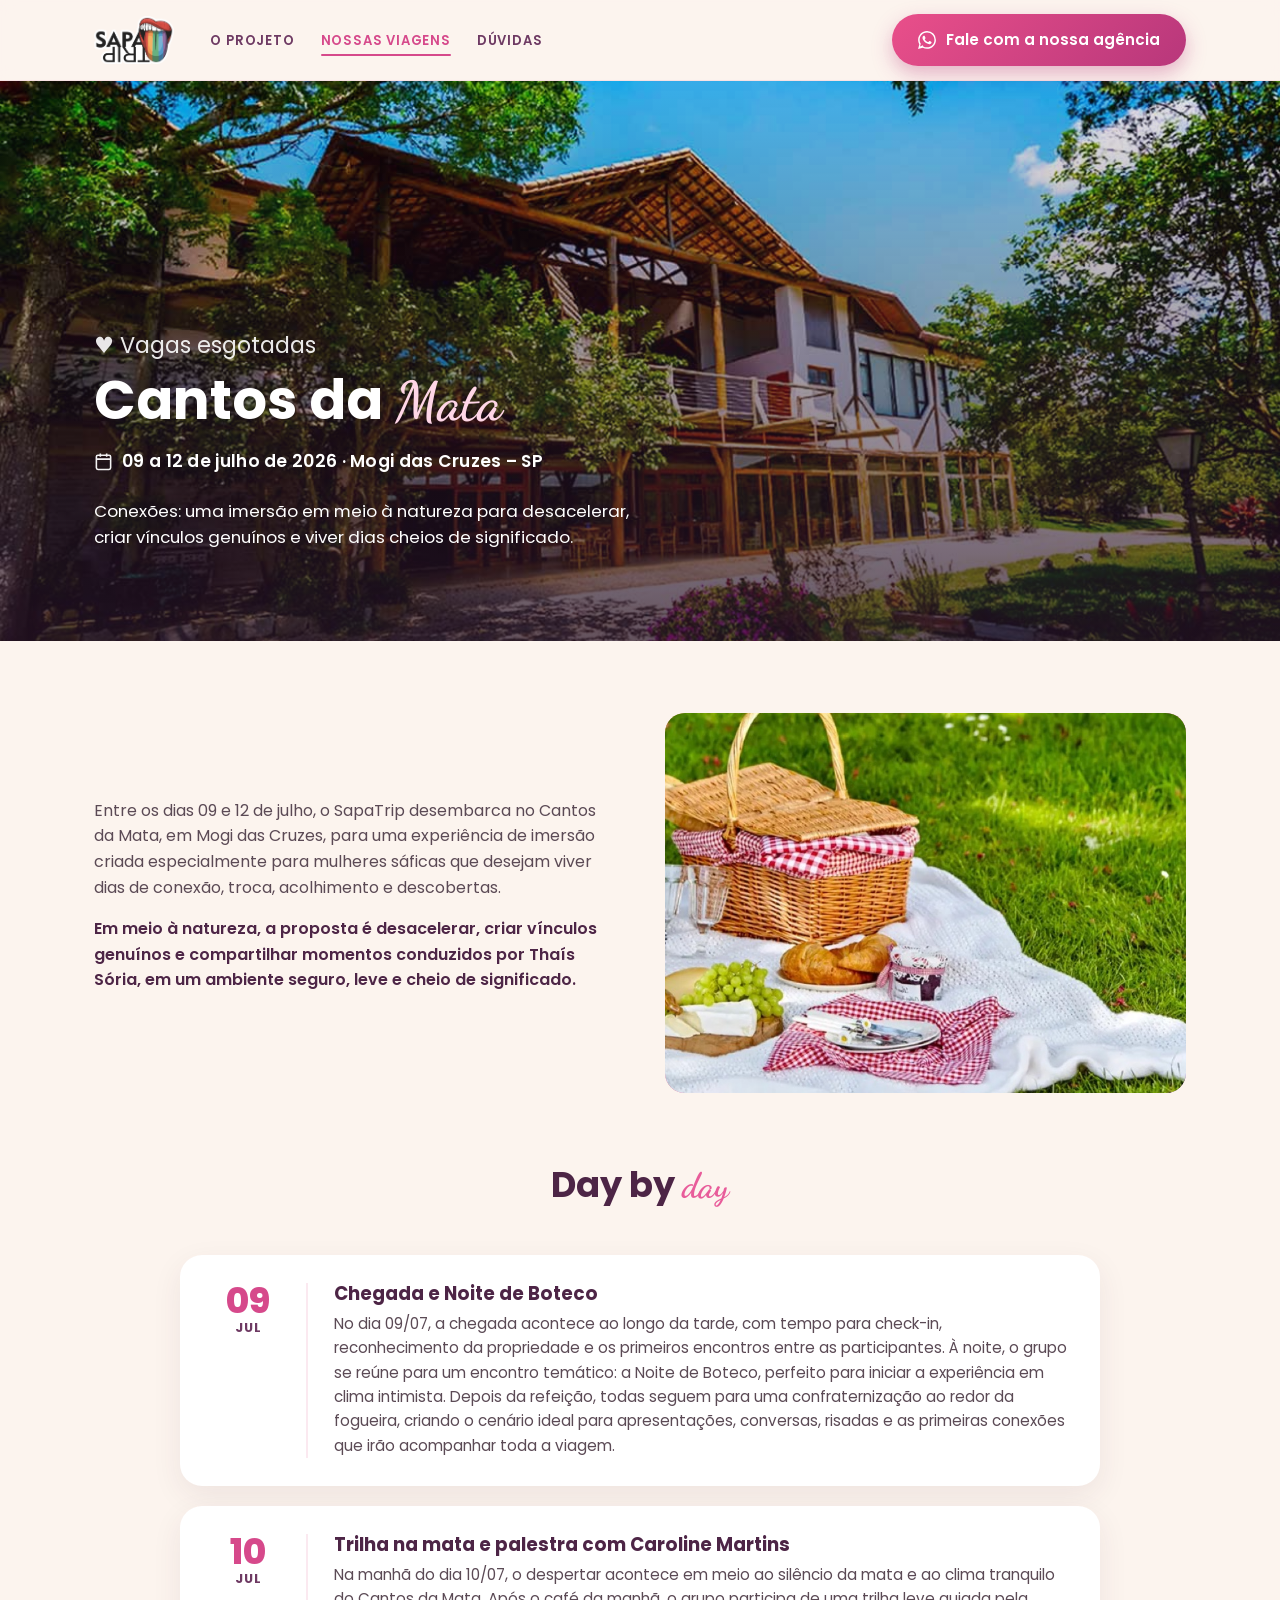
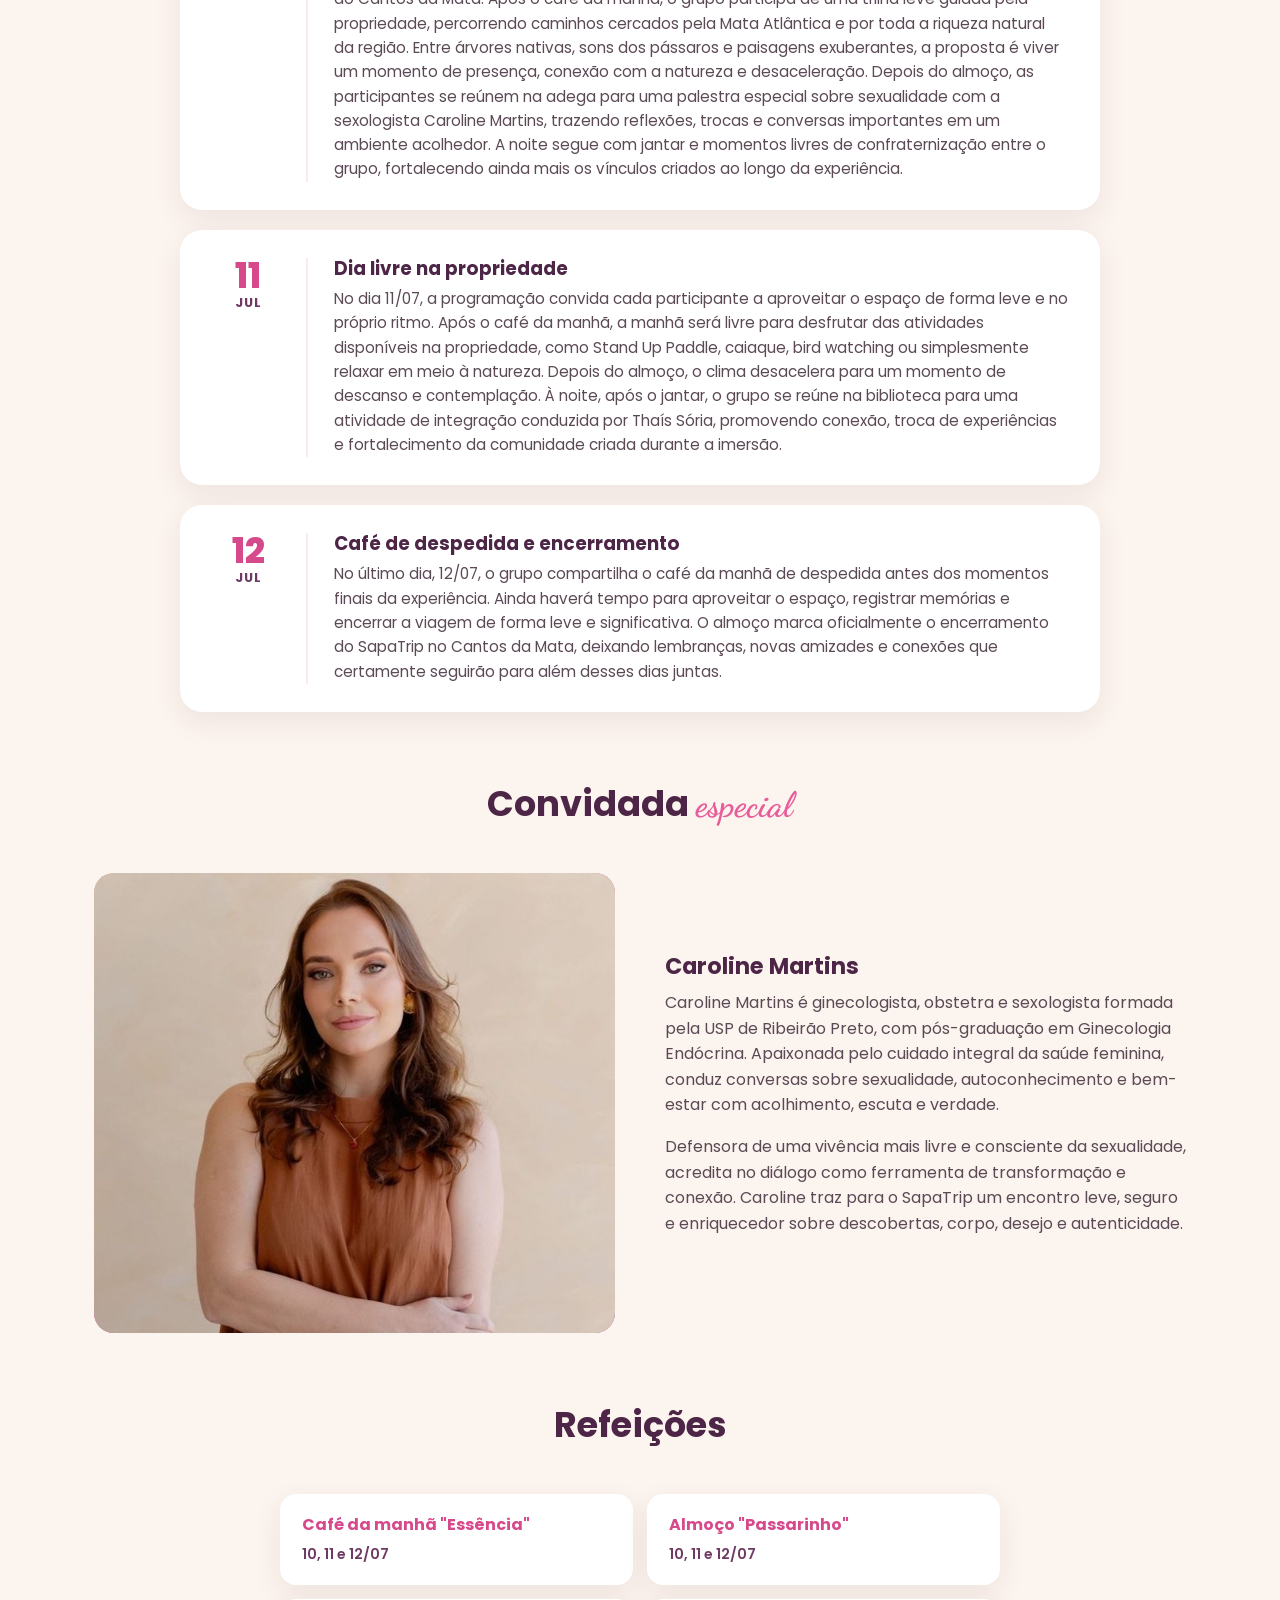
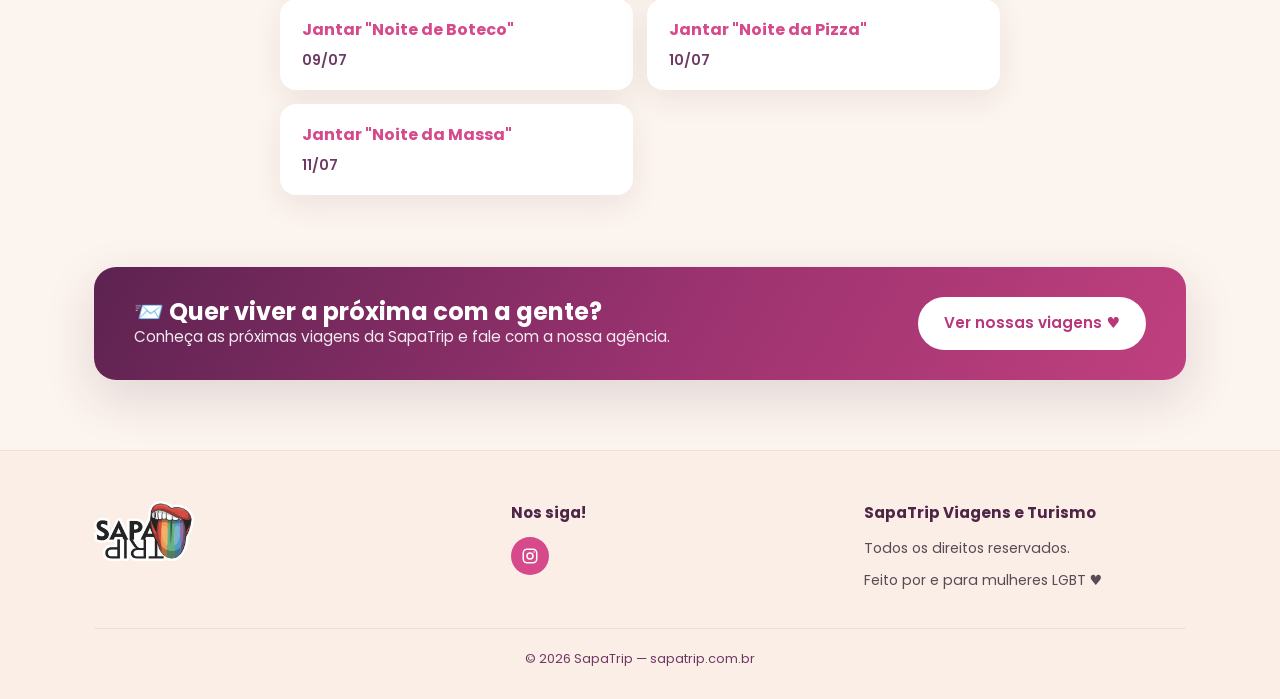
<file: viagem-mogi.html>
<!DOCTYPE html>
<html lang="pt-BR">
<head>
  <meta charset="UTF-8">
  <meta name="viewport" content="width=device-width, initial-scale=1.0">
  <title>Cantos da Mata · Julho 2026 — SapaTrip</title>
  <meta name="description" content="Registro da imersão SapaTrip no Cantos da Mata, em Mogi das Cruzes – SP, de 09 a 12 de julho de 2026: roteiro, convidada especial e galeria.">
  <link rel="preconnect" href="https://fonts.googleapis.com">
  <link rel="preconnect" href="https://fonts.gstatic.com" crossorigin>
  <link href="https://fonts.googleapis.com/css2?family=Dancing+Script:wght@700&family=Poppins:wght@400;500;600;700;800&display=swap" rel="stylesheet">
  <link rel="icon" type="image/png" sizes="32x32" href="images/favicon-32.png">
  <link rel="icon" type="image/png" sizes="16x16" href="images/favicon-16.png">
  <link rel="icon" href="favicon.ico" sizes="any">
  <link rel="apple-touch-icon" href="images/apple-touch-icon.png">
  <link rel="stylesheet" href="styles.css">
</head>
<body>

  <!-- ============ HEADER ============ -->
  <header class="site-header">
    <nav class="nav">
      <a href="index.html" class="logo" aria-label="SapaTrip — início">
        <img src="images/logo.png" alt="SapaTrip" class="logo-img">
      </a>
      <ul class="nav-links" id="navLinks">
        <li><a href="projeto.html">O Projeto</a></li>
        <li><a href="viagens.html" class="active">Nossas Viagens</a></li>
        <li><a href="index.html#faq">Dúvidas</a></li>
      </ul>
      <a href="https://wa.me/5511915380346?text=Oi!%20Quero%20saber%20mais%20sobre%20as%20viagens%20da%20SapaTrip"
         class="btn btn-primary nav-cta" target="_blank" rel="noopener"><svg width="18" height="18" viewBox="0 0 24 24" fill="currentColor" aria-hidden="true"><path d="M.057 24l1.687-6.163a11.867 11.867 0 0 1-1.587-5.946C.16 5.335 5.495 0 12.05 0a11.82 11.82 0 0 1 8.413 3.488 11.82 11.82 0 0 1 3.48 8.414c-.003 6.555-5.338 11.89-11.893 11.89a11.9 11.9 0 0 1-5.688-1.448L.057 24zm6.597-3.807c1.676.995 3.276 1.591 5.392 1.592 5.448 0 9.886-4.434 9.889-9.885.002-5.462-4.415-9.89-9.881-9.892-5.452 0-9.887 4.434-9.889 9.884a9.86 9.86 0 0 0 1.51 5.26l-.999 3.648 3.978-1.715zm11.387-5.464c-.074-.124-.272-.198-.57-.347-.297-.149-1.758-.868-2.031-.967-.272-.099-.47-.149-.669.149-.198.297-.768.967-.941 1.165-.173.198-.347.223-.644.074-.297-.149-1.255-.462-2.39-1.475-.883-.788-1.48-1.761-1.653-2.059-.173-.297-.018-.458.13-.606.134-.133.297-.347.446-.521.151-.172.2-.296.3-.495.099-.198.05-.372-.025-.521-.075-.148-.669-1.611-.916-2.206-.242-.579-.487-.501-.669-.51l-.57-.01c-.198 0-.52.074-.792.372s-1.04 1.016-1.04 2.479 1.065 2.876 1.213 3.074c.149.198 2.095 3.2 5.076 4.487.709.306 1.263.489 1.694.626.712.226 1.36.194 1.872.118.571-.085 1.758-.719 2.006-1.413.248-.695.248-1.29.173-1.414z"/></svg>Fale com a nossa agência</a>
      <button class="nav-toggle" id="navToggle" aria-label="Abrir menu"><span></span><span></span><span></span></button>
    </nav>
  </header>

  <!-- ============ HERO ============ -->
  <section class="trip-hero t-mogi">
    <div class="container trip-hero-inner">
      <div class="eyebrow">♥ Vagas esgotadas</div>
      <h1>Cantos da <span class="script">Mata</span></h1>
      <span class="date-pill"><svg width="19" height="19" viewBox="0 0 24 24" fill="none" stroke="currentColor" stroke-width="2" aria-hidden="true"><rect x="3" y="4" width="18" height="18" rx="2"/><path d="M3 9h18M8 2v4M16 2v4"/></svg>09 a 12 de julho de 2026 · Mogi das Cruzes – SP</span>
      <p class="lead">Conexões: uma imersão em meio à natureza para desacelerar, criar vínculos genuínos e viver dias cheios de significado.</p>
    </div>
  </section>

  <!-- ============ INTRO ============ -->
  <section class="section">
    <div class="container split">
      <div>
        <p>Entre os dias 09 e 12 de julho, o SapaTrip desembarca no Cantos da Mata, em Mogi das Cruzes, para uma experiência de imersão criada especialmente para mulheres sáficas que desejam viver dias de conexão, troca, acolhimento e descobertas.</p>
        <p class="highlight">Em meio à natureza, a proposta é desacelerar, criar vínculos genuínos e compartilhar momentos conduzidos por Thaís Sória, em um ambiente seguro, leve e cheio de significado.</p>
      </div>
      <div class="photo" style="min-height:380px;border-radius:20px">
        <img src="images/mogi/lago.jpg" alt="Lago do Cantos da Mata">
      </div>
    </div>
  </section>

  <!-- ============ DAY BY DAY ============ -->
  <section class="section" style="padding-top:0">
    <div class="container">
      <div class="section-head"><h2>Day by <span class="script">day</span></h2></div>
      <div class="day-list">

        <article class="day-item">
          <div class="day-date"><div class="d">09</div><div class="m">Jul</div></div>
          <div>
            <h3>Chegada e Noite de Boteco</h3>
            <p>No dia 09/07, a chegada acontece ao longo da tarde, com tempo para check-in, reconhecimento da propriedade e os primeiros encontros entre as participantes. À noite, o grupo se reúne para um encontro temático: a Noite de Boteco, perfeito para iniciar a experiência em clima intimista. Depois da refeição, todas seguem para uma confraternização ao redor da fogueira, criando o cenário ideal para apresentações, conversas, risadas e as primeiras conexões que irão acompanhar toda a viagem.</p>
          </div>
        </article>

        <article class="day-item">
          <div class="day-date"><div class="d">10</div><div class="m">Jul</div></div>
          <div>
            <h3>Trilha na mata e palestra com Caroline Martins</h3>
            <p>Na manhã do dia 10/07, o despertar acontece em meio ao silêncio da mata e ao clima tranquilo do Cantos da Mata. Após o café da manhã, o grupo participa de uma trilha leve guiada pela propriedade, percorrendo caminhos cercados pela Mata Atlântica e por toda a riqueza natural da região. Entre árvores nativas, sons dos pássaros e paisagens exuberantes, a proposta é viver um momento de presença, conexão com a natureza e desaceleração. Depois do almoço, as participantes se reúnem na adega para uma palestra especial sobre sexualidade com a sexologista Caroline Martins, trazendo reflexões, trocas e conversas importantes em um ambiente acolhedor. A noite segue com jantar e momentos livres de confraternização entre o grupo, fortalecendo ainda mais os vínculos criados ao longo da experiência.</p>
          </div>
        </article>

        <article class="day-item">
          <div class="day-date"><div class="d">11</div><div class="m">Jul</div></div>
          <div>
            <h3>Dia livre na propriedade</h3>
            <p>No dia 11/07, a programação convida cada participante a aproveitar o espaço de forma leve e no próprio ritmo. Após o café da manhã, a manhã será livre para desfrutar das atividades disponíveis na propriedade, como Stand Up Paddle, caiaque, bird watching ou simplesmente relaxar em meio à natureza. Depois do almoço, o clima desacelera para um momento de descanso e contemplação. À noite, após o jantar, o grupo se reúne na biblioteca para uma atividade de integração conduzida por Thaís Sória, promovendo conexão, troca de experiências e fortalecimento da comunidade criada durante a imersão.</p>
          </div>
        </article>

        <article class="day-item">
          <div class="day-date"><div class="d">12</div><div class="m">Jul</div></div>
          <div>
            <h3>Café de despedida e encerramento</h3>
            <p>No último dia, 12/07, o grupo compartilha o café da manhã de despedida antes dos momentos finais da experiência. Ainda haverá tempo para aproveitar o espaço, registrar memórias e encerrar a viagem de forma leve e significativa. O almoço marca oficialmente o encerramento do SapaTrip no Cantos da Mata, deixando lembranças, novas amizades e conexões que certamente seguirão para além desses dias juntas.</p>
          </div>
        </article>

      </div>
    </div>
  </section>

  <!-- ============ CONVIDADA ESPECIAL ============ -->
  <section class="section" style="padding-top:0">
    <div class="container">
      <div class="section-head"><h2>Convidada <span class="script">especial</span></h2></div>
      <div class="split">
        <div class="photo" style="min-height:460px;border-radius:20px">
          <img src="images/mogi/caroline.jpg" alt="Caroline Martins, ginecologista e sexologista" style="object-position: center 18%;">
        </div>
        <div>
          <h3 style="font-size:1.4rem;margin-bottom:10px">Caroline Martins</h3>
          <p>Caroline Martins é ginecologista, obstetra e sexologista formada pela USP de Ribeirão Preto, com pós-graduação em Ginecologia Endócrina. Apaixonada pelo cuidado integral da saúde feminina, conduz conversas sobre sexualidade, autoconhecimento e bem-estar com acolhimento, escuta e verdade.</p>
          <p>Defensora de uma vivência mais livre e consciente da sexualidade, acredita no diálogo como ferramenta de transformação e conexão. Caroline traz para o SapaTrip um encontro leve, seguro e enriquecedor sobre descobertas, corpo, desejo e autenticidade.</p>
        </div>
      </div>
    </div>
  </section>

  <!-- ============ REFEIÇÕES ============ -->
  <section class="section" style="padding-top:0">
    <div class="container">
      <div class="section-head"><h2>Refeições</h2></div>
      <div class="meals">
        <div class="meal"><h4>Café da manhã "Essência"</h4><span>10, 11 e 12/07</span></div>
        <div class="meal"><h4>Almoço "Passarinho"</h4><span>10, 11 e 12/07</span></div>
        <div class="meal"><h4>Jantar "Noite de Boteco"</h4><span>09/07</span></div>
        <div class="meal"><h4>Jantar "Noite da Pizza"</h4><span>10/07</span></div>
        <div class="meal"><h4>Jantar "Noite da Massa"</h4><span>11/07</span></div>
      </div>
    </div>
  </section>

  <!-- ============ CTA BAND ============ -->
  <section class="container">
    <div class="cta-band">
      <div>
        <h3>📨 Quer viver a próxima com a gente?</h3>
        <p>Conheça as próximas viagens da SapaTrip e fale com a nossa agência.</p>
      </div>
      <a href="viagens.html" class="btn btn-white">Ver nossas viagens ♥</a>
    </div>
  </section>

  <!-- ============ FOOTER ============ -->
  <footer class="site-footer">
    <div class="container">
      <div class="footer-grid">
        <div class="logo">
          <img src="images/logo.png" alt="SapaTrip" class="footer-logo-img">
        </div>
        <div>
          <h4>Nos siga!</h4>
          <div class="socials">
            <a href="https://www.instagram.com/sapatripoficial" target="_blank" rel="noopener" aria-label="Instagram"><svg width="18" height="18" viewBox="0 0 24 24" fill="none" stroke="currentColor" stroke-width="2"><rect x="3" y="3" width="18" height="18" rx="5"/><circle cx="12" cy="12" r="4"/><circle cx="17.5" cy="6.5" r="1" fill="currentColor" stroke="none"/></svg></a>
          </div>
        </div>
        <div>
          <h4>SapaTrip Viagens e Turismo</h4>
          <p>Todos os direitos reservados.</p>
          <p class="footer-made" style="margin-top:10px">Feito por e para mulheres LGBT ♥</p>
        </div>
      </div>
      <div class="footer-bottom">© 2026 SapaTrip — sapatrip.com.br</div>
    </div>
  </footer>

  <script src="script.js"></script>
</body>
</html>
</file>
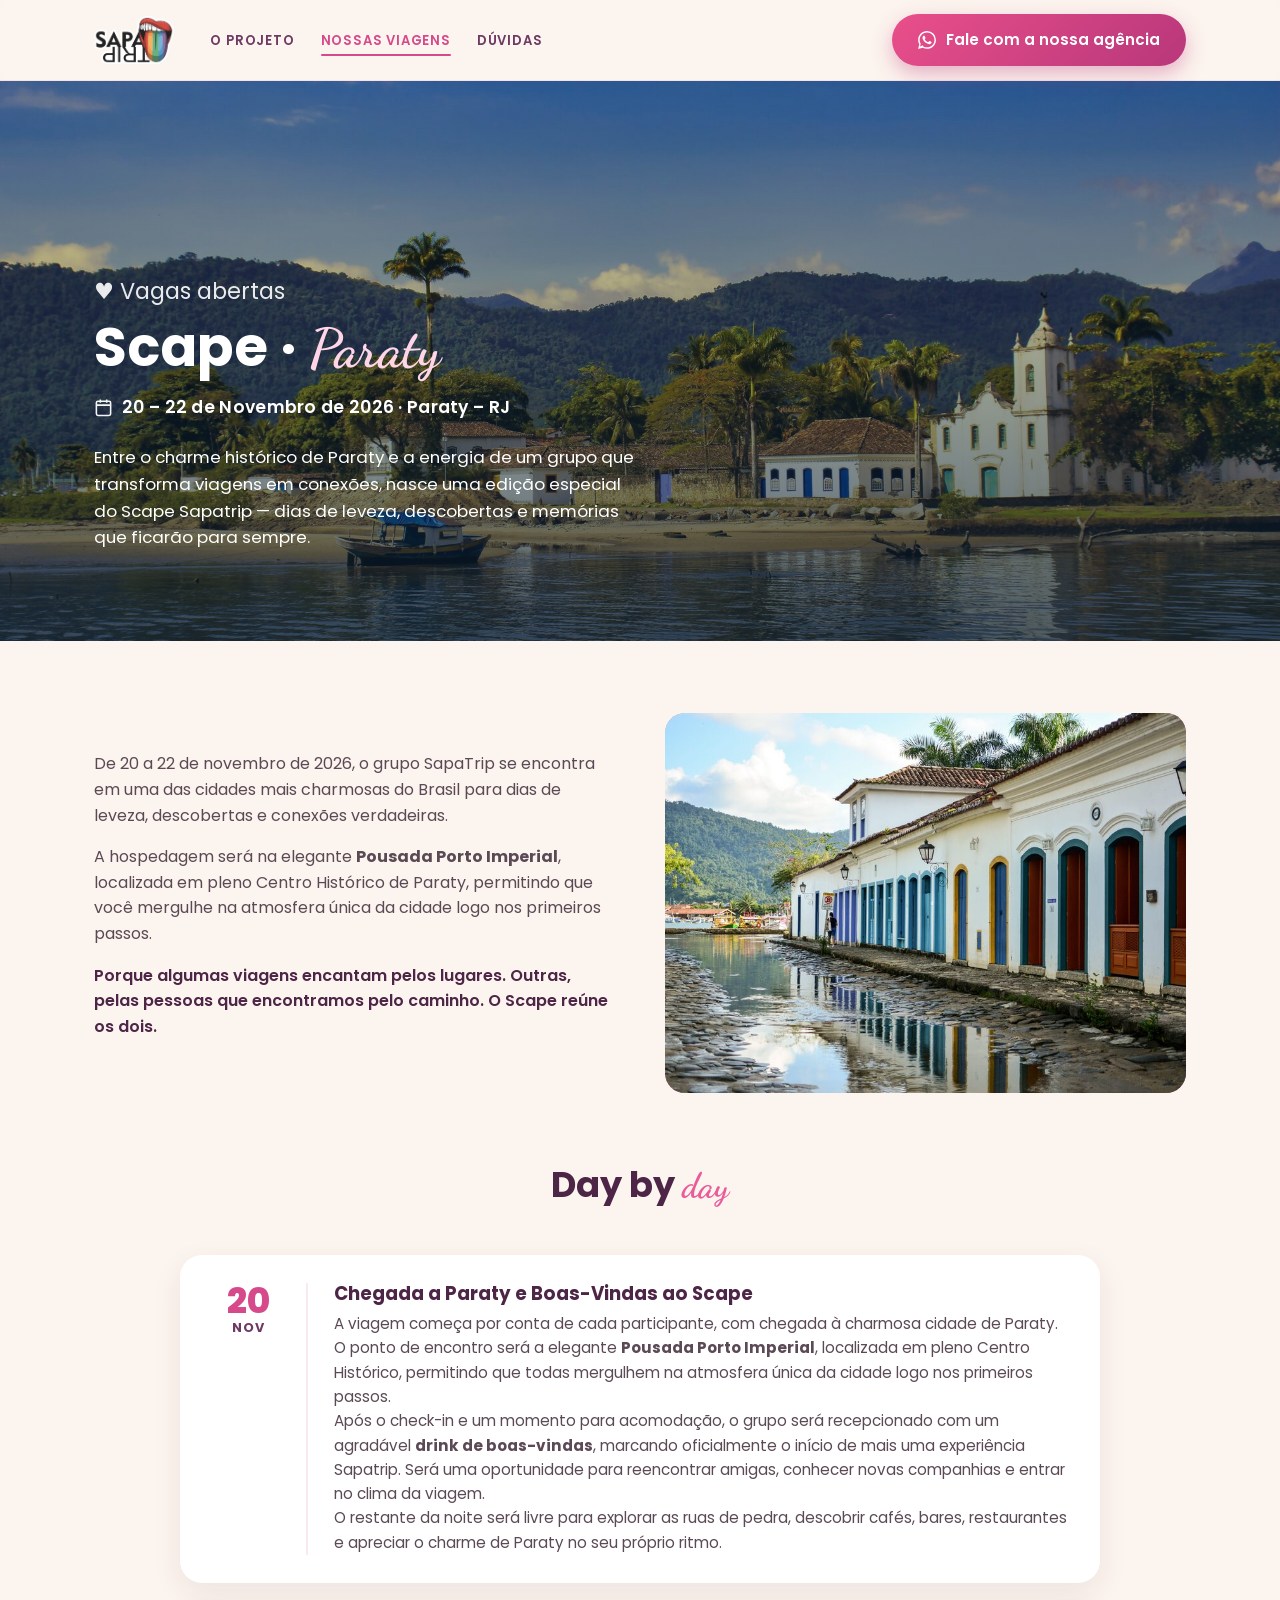
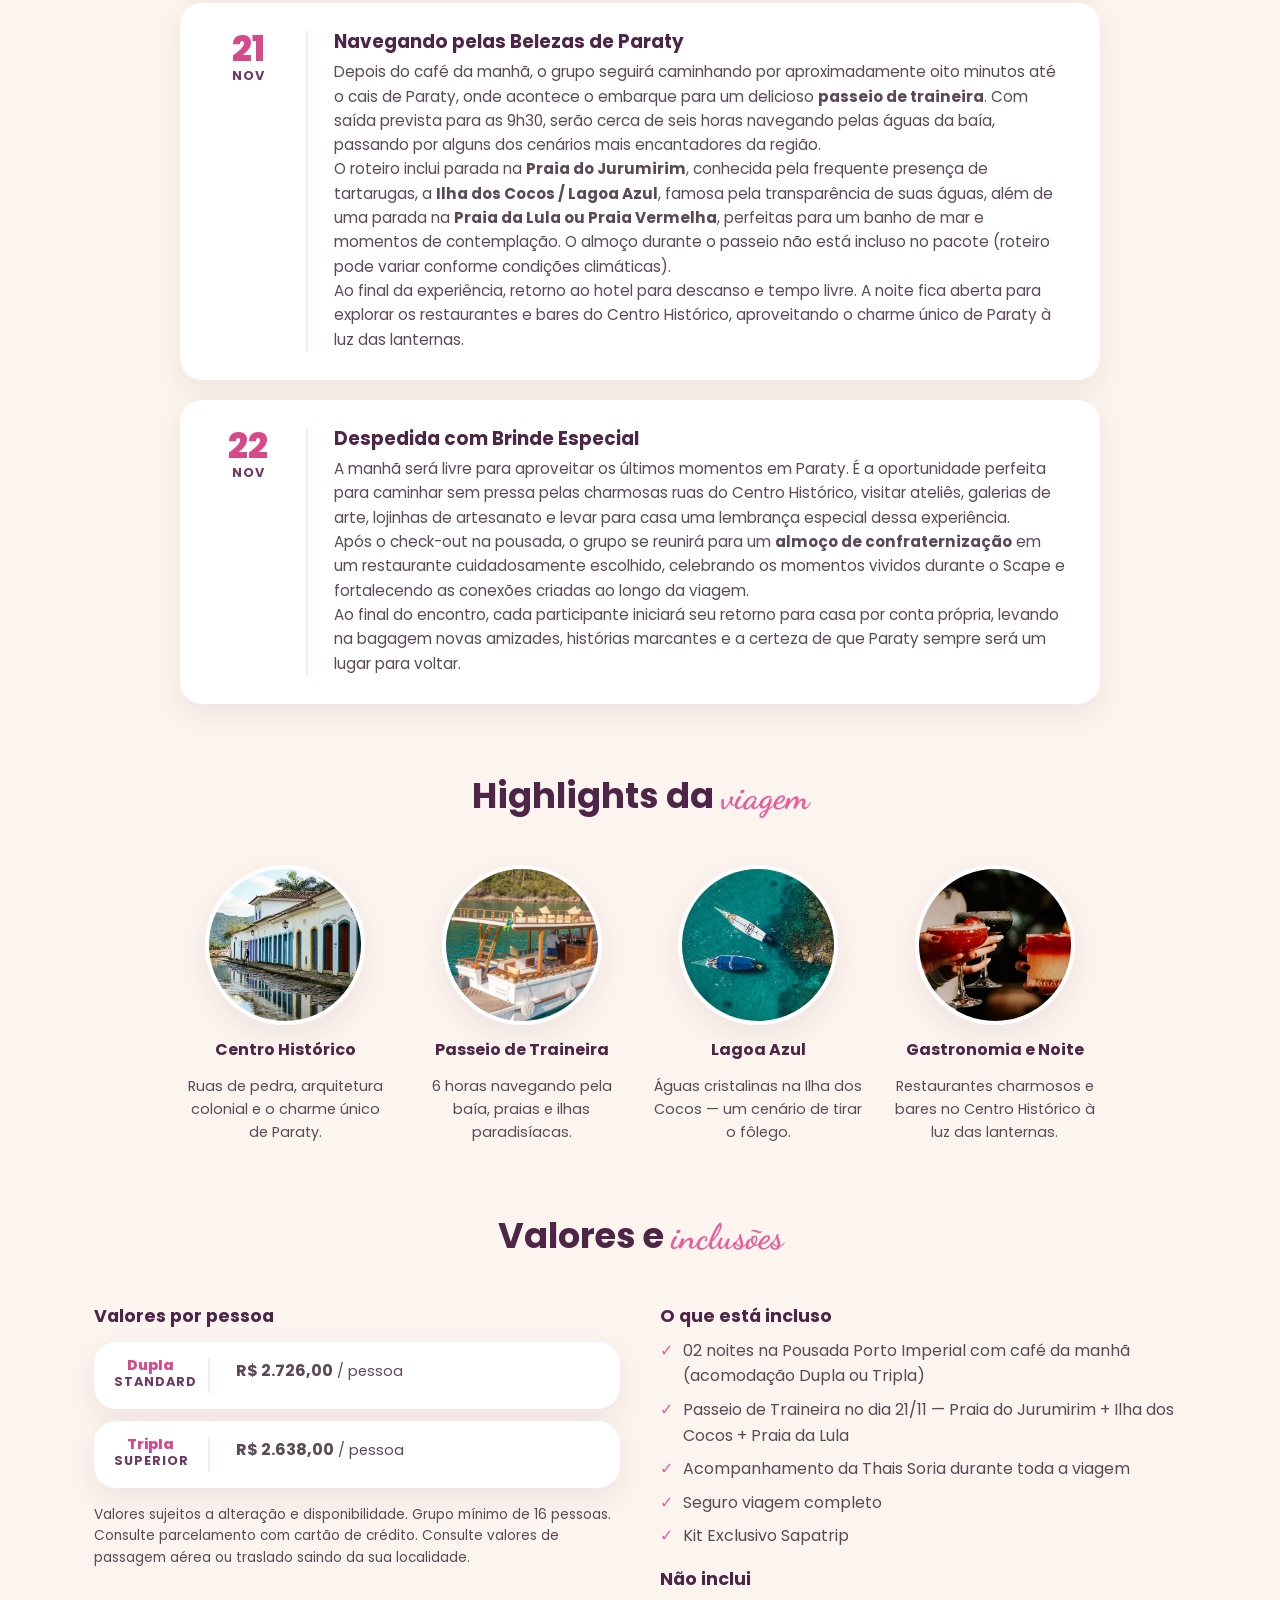
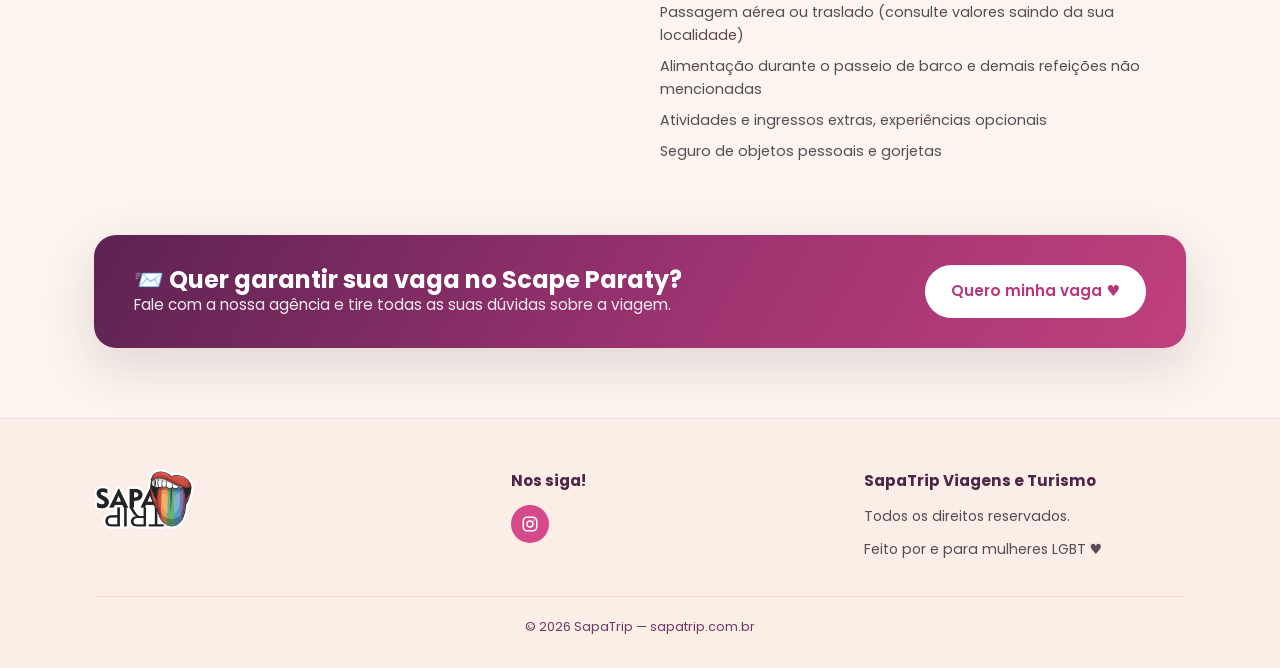
<file: viagem-paraty.html>
<!DOCTYPE html>
<html lang="pt-BR">
<head>
  <meta charset="UTF-8">
  <meta name="viewport" content="width=device-width, initial-scale=1.0">
  <title>Scape Paraty – Nov 2026 — SapaTrip</title>
  <meta name="description" content="SapaTrip Scape Paraty: de 20 a 22 de novembro de 2026, charme histórico, passeio de traineira pelas ilhas e conexões verdadeiras em Paraty – RJ.">
  <link rel="preconnect" href="https://fonts.googleapis.com">
  <link rel="preconnect" href="https://fonts.gstatic.com" crossorigin>
  <link href="https://fonts.googleapis.com/css2?family=Dancing+Script:wght@700&family=Poppins:wght@400;500;600;700;800&display=swap" rel="stylesheet">
  <link rel="icon" type="image/png" sizes="32x32" href="images/favicon-32.png">
  <link rel="icon" type="image/png" sizes="16x16" href="images/favicon-16.png">
  <link rel="icon" href="favicon.ico" sizes="any">
  <link rel="apple-touch-icon" href="images/apple-touch-icon.png">
  <link rel="stylesheet" href="styles.css">
</head>
<body>

  <!-- ============ HEADER ============ -->
  <header class="site-header">
    <nav class="nav">
      <a href="index.html" class="logo" aria-label="SapaTrip — início">
        <img src="images/logo.png" alt="SapaTrip" class="logo-img">
      </a>
      <ul class="nav-links" id="navLinks">
        <li><a href="projeto.html">O Projeto</a></li>
        <li><a href="viagens.html" class="active">Nossas Viagens</a></li>
        <li><a href="index.html#faq">Dúvidas</a></li>
      </ul>
      <a href="https://wa.me/5511915380346?text=Oi!%20Quero%20saber%20mais%20sobre%20o%20Scape%20Paraty%20-%20novembro%202026"
         class="btn btn-primary nav-cta" target="_blank" rel="noopener"><svg width="18" height="18" viewBox="0 0 24 24" fill="currentColor" aria-hidden="true"><path d="M.057 24l1.687-6.163a11.867 11.867 0 0 1-1.587-5.946C.16 5.335 5.495 0 12.05 0a11.82 11.82 0 0 1 8.413 3.488 11.82 11.82 0 0 1 3.48 8.414c-.003 6.555-5.338 11.89-11.893 11.89a11.9 11.9 0 0 1-5.688-1.448L.057 24zm6.597-3.807c1.676.995 3.276 1.591 5.392 1.592 5.448 0 9.886-4.434 9.889-9.885.002-5.462-4.415-9.89-9.881-9.892-5.452 0-9.887 4.434-9.889 9.884a9.86 9.86 0 0 0 1.51 5.26l-.999 3.648 3.978-1.715zm11.387-5.464c-.074-.124-.272-.198-.57-.347-.297-.149-1.758-.868-2.031-.967-.272-.099-.47-.149-.669.149-.198.297-.768.967-.941 1.165-.173.198-.347.223-.644.074-.297-.149-1.255-.462-2.39-1.475-.883-.788-1.48-1.761-1.653-2.059-.173-.297-.018-.458.13-.606.134-.133.297-.347.446-.521.151-.172.2-.296.3-.495.099-.198.05-.372-.025-.521-.075-.148-.669-1.611-.916-2.206-.242-.579-.487-.501-.669-.51l-.57-.01c-.198 0-.52.074-.792.372s-1.04 1.016-1.04 2.479 1.065 2.876 1.213 3.074c.149.198 2.095 3.2 5.076 4.487.709.306 1.263.489 1.694.626.712.226 1.36.194 1.872.118.571-.085 1.758-.719 2.006-1.413.248-.695.248-1.29.173-1.414z"/></svg>Fale com a nossa agência</a>
      <button class="nav-toggle" id="navToggle" aria-label="Abrir menu"><span></span><span></span><span></span></button>
    </nav>
  </header>

  <!-- ============ HERO ============ -->
  <section class="trip-hero t-paraty">
    <div class="container trip-hero-inner">
      <div class="eyebrow">♥ Vagas abertas</div>
      <h1>Scape · <span class="script">Paraty</span></h1>
      <span class="date-pill"><svg width="19" height="19" viewBox="0 0 24 24" fill="none" stroke="currentColor" stroke-width="2" aria-hidden="true"><rect x="3" y="4" width="18" height="18" rx="2"/><path d="M3 9h18M8 2v4M16 2v4"/></svg>20 – 22 de Novembro de 2026 · Paraty – RJ</span>
      <p class="lead">Entre o charme histórico de Paraty e a energia de um grupo que transforma viagens em conexões, nasce uma edição especial do Scape Sapatrip — dias de leveza, descobertas e memórias que ficarão para sempre.</p>
    </div>
  </section>

  <!-- ============ INTRO ============ -->
  <section class="section">
    <div class="container split">
      <div>
        <p>De 20 a 22 de novembro de 2026, o grupo SapaTrip se encontra em uma das cidades mais charmosas do Brasil para dias de leveza, descobertas e conexões verdadeiras.</p>
        <p>A hospedagem será na elegante <strong>Pousada Porto Imperial</strong>, localizada em pleno Centro Histórico de Paraty, permitindo que você mergulhe na atmosfera única da cidade logo nos primeiros passos.</p>
        <p class="highlight">Porque algumas viagens encantam pelos lugares. Outras, pelas pessoas que encontramos pelo caminho. O Scape reúne os dois.</p>
      </div>
      <div class="photo" style="min-height:380px;border-radius:20px">
        <img src="images/paraty/centro.jpg" alt="Centro Histórico de Paraty">
      </div>
    </div>
  </section>

  <!-- ============ DAY BY DAY ============ -->
  <section class="section" style="padding-top:0">
    <div class="container">
      <div class="section-head"><h2>Day by <span class="script">day</span></h2></div>
      <div class="day-list">

        <article class="day-item">
          <div class="day-date"><div class="d">20</div><div class="m">Nov</div></div>
          <div>
            <h3>Chegada a Paraty e Boas-Vindas ao Scape</h3>
            <p>A viagem começa por conta de cada participante, com chegada à charmosa cidade de Paraty. O ponto de encontro será a elegante <strong>Pousada Porto Imperial</strong>, localizada em pleno Centro Histórico, permitindo que todas mergulhem na atmosfera única da cidade logo nos primeiros passos.</p>
            <p>Após o check-in e um momento para acomodação, o grupo será recepcionado com um agradável <strong>drink de boas-vindas</strong>, marcando oficialmente o início de mais uma experiência Sapatrip. Será uma oportunidade para reencontrar amigas, conhecer novas companhias e entrar no clima da viagem.</p>
            <p>O restante da noite será livre para explorar as ruas de pedra, descobrir cafés, bares, restaurantes e apreciar o charme de Paraty no seu próprio ritmo.</p>
          </div>
        </article>

        <article class="day-item">
          <div class="day-date"><div class="d">21</div><div class="m">Nov</div></div>
          <div>
            <h3>Navegando pelas Belezas de Paraty</h3>
            <p>Depois do café da manhã, o grupo seguirá caminhando por aproximadamente oito minutos até o cais de Paraty, onde acontece o embarque para um delicioso <strong>passeio de traineira</strong>. Com saída prevista para as 9h30, serão cerca de seis horas navegando pelas águas da baía, passando por alguns dos cenários mais encantadores da região.</p>
            <p>O roteiro inclui parada na <strong>Praia do Jurumirim</strong>, conhecida pela frequente presença de tartarugas, a <strong>Ilha dos Cocos / Lagoa Azul</strong>, famosa pela transparência de suas águas, além de uma parada na <strong>Praia da Lula ou Praia Vermelha</strong>, perfeitas para um banho de mar e momentos de contemplação. O almoço durante o passeio não está incluso no pacote (roteiro pode variar conforme condições climáticas).</p>
            <p>Ao final da experiência, retorno ao hotel para descanso e tempo livre. A noite fica aberta para explorar os restaurantes e bares do Centro Histórico, aproveitando o charme único de Paraty à luz das lanternas.</p>
          </div>
        </article>

        <article class="day-item">
          <div class="day-date"><div class="d">22</div><div class="m">Nov</div></div>
          <div>
            <h3>Despedida com Brinde Especial</h3>
            <p>A manhã será livre para aproveitar os últimos momentos em Paraty. É a oportunidade perfeita para caminhar sem pressa pelas charmosas ruas do Centro Histórico, visitar ateliês, galerias de arte, lojinhas de artesanato e levar para casa uma lembrança especial dessa experiência.</p>
            <p>Após o check-out na pousada, o grupo se reunirá para um <strong>almoço de confraternização</strong> em um restaurante cuidadosamente escolhido, celebrando os momentos vividos durante o Scape e fortalecendo as conexões criadas ao longo da viagem.</p>
            <p>Ao final do encontro, cada participante iniciará seu retorno para casa por conta própria, levando na bagagem novas amizades, histórias marcantes e a certeza de que Paraty sempre será um lugar para voltar.</p>
          </div>
        </article>

      </div>
    </div>
  </section>

  <!-- ============ HIGHLIGHTS ============ -->
  <section class="section" style="padding-top:0">
    <div class="container">
      <div class="section-head"><h2>Highlights da <span class="script">viagem</span></h2></div>
      <div class="highlights-grid">
        <div class="highlight-item">
          <div class="highlight-img">
            <img src="images/paraty/centro.jpg" alt="Centro Histórico de Paraty">
          </div>
          <h4>Centro Histórico</h4>
          <p>Ruas de pedra, arquitetura colonial e o charme único de Paraty.</p>
        </div>
        <div class="highlight-item">
          <div class="highlight-img">
            <img src="images/paraty/barco.jpg" alt="Passeio de Barco em Paraty">
          </div>
          <h4>Passeio de Traineira</h4>
          <p>6 horas navegando pela baía, praias e ilhas paradisíacas.</p>
        </div>
        <div class="highlight-item">
          <div class="highlight-img">
            <img src="images/paraty/lagoa-azul.jpg" alt="Lagoa Azul / Ilha dos Cocos">
          </div>
          <h4>Lagoa Azul</h4>
          <p>Águas cristalinas na Ilha dos Cocos — um cenário de tirar o fôlego.</p>
        </div>
        <div class="highlight-item">
          <div class="highlight-img">
            <img src="images/paraty/drinks-night.jpg" alt="Gastronomia em Paraty">
          </div>
          <h4>Gastronomia e Noite</h4>
          <p>Restaurantes charmosos e bares no Centro Histórico à luz das lanternas.</p>
        </div>
      </div>
    </div>
  </section>

  <!-- ============ VALORES ============ -->
  <section class="section" style="padding-top:0">
    <div class="container">
      <div class="section-head"><h2>Valores e <span class="script">inclusões</span></h2></div>

      <div class="split" style="gap:2.5rem;align-items:flex-start">

        <div style="flex:1">
          <h3 style="margin-bottom:1rem;font-size:1.1rem">Valores por pessoa</h3>
          <div class="day-list" style="gap:.75rem">
            <article class="day-item" style="padding:1rem 1.25rem">
              <div class="day-date" style="min-width:64px;text-align:center"><div class="d" style="font-size:.9rem">Dupla</div><div class="m">Standard</div></div>
              <div><strong>R$ 2.726,00</strong> <span style="color:var(--text-muted);font-size:.9rem">/ pessoa</span></div>
            </article>
            <article class="day-item" style="padding:1rem 1.25rem">
              <div class="day-date" style="min-width:64px;text-align:center"><div class="d" style="font-size:.9rem">Tripla</div><div class="m">Superior</div></div>
              <div><strong>R$ 2.638,00</strong> <span style="color:var(--text-muted);font-size:.9rem">/ pessoa</span></div>
            </article>
          </div>
          <p style="margin-top:1rem;font-size:.85rem;color:var(--text-muted)">Valores sujeitos a alteração e disponibilidade. Grupo mínimo de 16 pessoas. Consulte parcelamento com cartão de crédito. Consulte valores de passagem aérea ou traslado saindo da sua localidade.</p>
        </div>

        <div style="flex:1">
          <h3 style="margin-bottom:.75rem;font-size:1.1rem">O que está incluso</h3>
          <ul style="list-style:none;padding:0;display:flex;flex-direction:column;gap:.5rem">
            <li style="display:flex;gap:.6rem;align-items:flex-start"><span style="color:var(--accent);font-weight:700">✓</span> 02 noites na Pousada Porto Imperial com café da manhã (acomodação Dupla ou Tripla)</li>
            <li style="display:flex;gap:.6rem;align-items:flex-start"><span style="color:var(--accent);font-weight:700">✓</span> Passeio de Traineira no dia 21/11 — Praia do Jurumirim + Ilha dos Cocos + Praia da Lula</li>
            <li style="display:flex;gap:.6rem;align-items:flex-start"><span style="color:var(--accent);font-weight:700">✓</span> Acompanhamento da Thais Soria durante toda a viagem</li>
            <li style="display:flex;gap:.6rem;align-items:flex-start"><span style="color:var(--accent);font-weight:700">✓</span> Seguro viagem completo</li>
            <li style="display:flex;gap:.6rem;align-items:flex-start"><span style="color:var(--accent);font-weight:700">✓</span> Kit Exclusivo Sapatrip</li>
          </ul>
          <h3 style="margin:1.25rem 0 .75rem;font-size:1.1rem">Não inclui</h3>
          <ul style="list-style:none;padding:0;display:flex;flex-direction:column;gap:.5rem;color:var(--text-muted);font-size:.9rem">
            <li>Passagem aérea ou traslado (consulte valores saindo da sua localidade)</li>
            <li>Alimentação durante o passeio de barco e demais refeições não mencionadas</li>
            <li>Atividades e ingressos extras, experiências opcionais</li>
            <li>Seguro de objetos pessoais e gorjetas</li>
          </ul>
        </div>

      </div>
    </div>
  </section>

  <!-- ============ CTA BAND ============ -->
  <section class="container">
    <div class="cta-band">
      <div>
        <h3>📨 Quer garantir sua vaga no Scape Paraty?</h3>
        <p>Fale com a nossa agência e tire todas as suas dúvidas sobre a viagem.</p>
      </div>
      <a href="https://wa.me/5511915380346?text=Oi!%20Quero%20saber%20mais%20sobre%20o%20Scape%20Paraty%20-%20novembro%202026"
         class="btn btn-white" target="_blank" rel="noopener">Quero minha vaga ♥</a>
    </div>
  </section>

  <!-- ============ FOOTER ============ -->
  <footer class="site-footer">
    <div class="container">
      <div class="footer-grid">
        <div class="logo">
          <img src="images/logo.png" alt="SapaTrip" class="footer-logo-img">
        </div>
        <div>
          <h4>Nos siga!</h4>
          <div class="socials">
            <a href="https://www.instagram.com/sapatripoficial" target="_blank" rel="noopener" aria-label="Instagram"><svg width="18" height="18" viewBox="0 0 24 24" fill="none" stroke="currentColor" stroke-width="2"><rect x="3" y="3" width="18" height="18" rx="5"/><circle cx="12" cy="12" r="4"/><circle cx="17.5" cy="6.5" r="1" fill="currentColor" stroke="none"/></svg></a>
          </div>
        </div>
        <div>
          <h4>SapaTrip Viagens e Turismo</h4>
          <p>Todos os direitos reservados.</p>
          <p class="footer-made" style="margin-top:10px">Feito por e para mulheres LGBT ♥</p>
        </div>
      </div>
      <div class="footer-bottom">© 2026 SapaTrip — sapatrip.com.br</div>
    </div>
  </footer>

  <script src="script.js"></script>
</body>
</html>
</file>
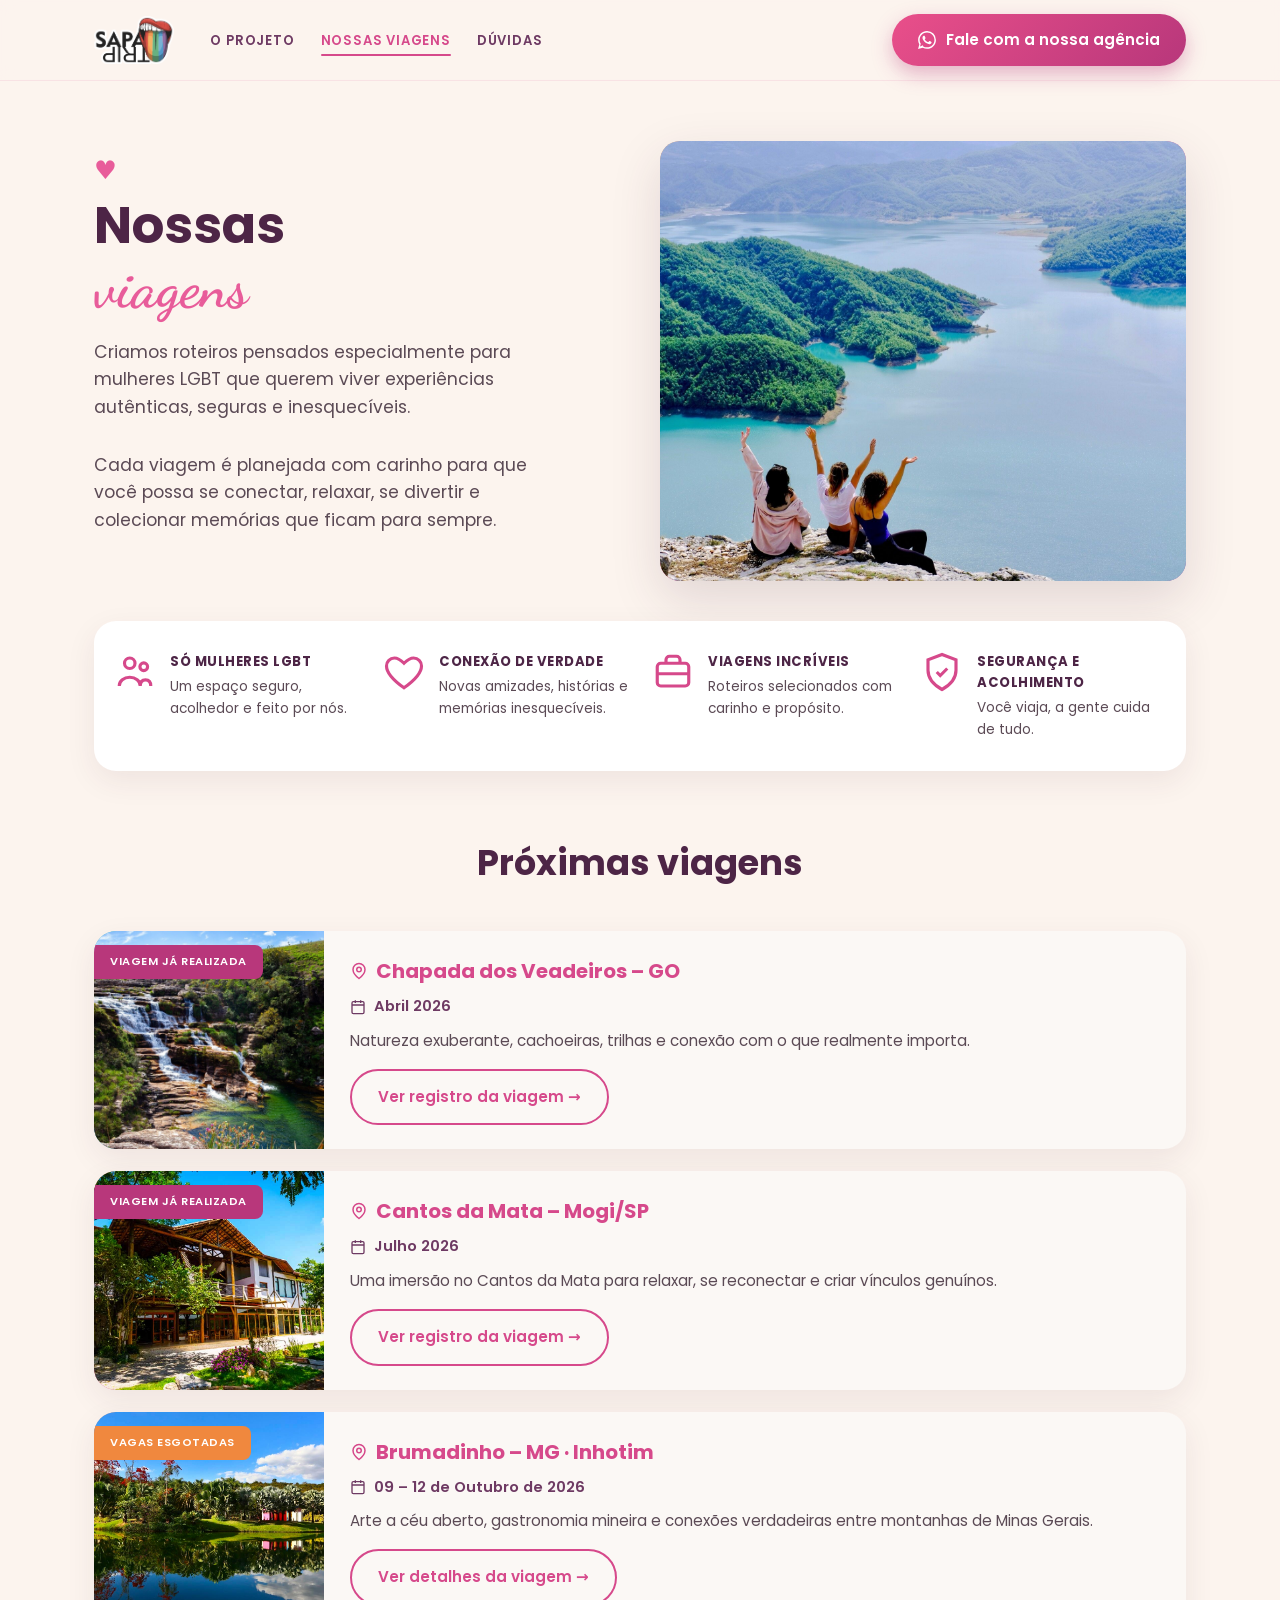
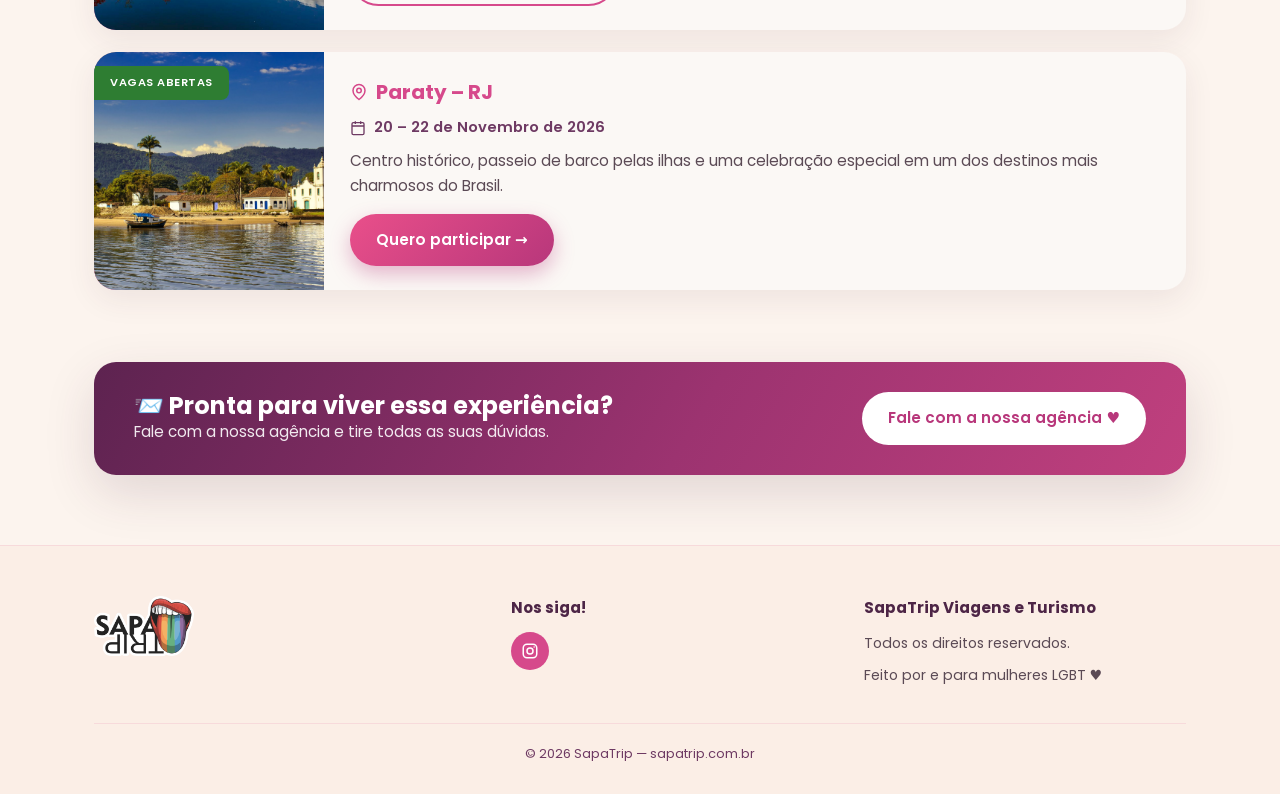
<file: viagens.html>
<!DOCTYPE html>
<html lang="pt-BR">
<head>
  <meta charset="UTF-8">
  <meta name="viewport" content="width=device-width, initial-scale=1.0">
  <title>Nossas Viagens — SapaTrip</title>
  <meta name="description" content="Roteiros pensados especialmente para mulheres LGBT que querem viver experiências autênticas, seguras e inesquecíveis.">
  <link rel="preconnect" href="https://fonts.googleapis.com">
  <link rel="preconnect" href="https://fonts.gstatic.com" crossorigin>
  <link href="https://fonts.googleapis.com/css2?family=Dancing+Script:wght@700&family=Poppins:wght@400;500;600;700;800&display=swap" rel="stylesheet">
  <link rel="icon" type="image/png" sizes="32x32" href="images/favicon-32.png">
  <link rel="icon" type="image/png" sizes="16x16" href="images/favicon-16.png">
  <link rel="icon" href="favicon.ico" sizes="any">
  <link rel="apple-touch-icon" href="images/apple-touch-icon.png">
  <link rel="stylesheet" href="styles.css">
</head>
<body>

  <!-- ============ HEADER ============ -->
  <header class="site-header">
    <nav class="nav">
      <a href="index.html" class="logo" aria-label="SapaTrip — início">
        <img src="images/logo.png" alt="SapaTrip" class="logo-img">
      </a>
      <ul class="nav-links" id="navLinks">
        <li><a href="projeto.html">O Projeto</a></li>
        <li><a href="viagens.html" class="active">Nossas Viagens</a></li>
        <li><a href="index.html#faq">Dúvidas</a></li>
      </ul>
      <a href="https://wa.me/5511915380346?text=Oi!%20Quero%20saber%20mais%20sobre%20as%20viagens%20da%20SapaTrip"
         class="btn btn-primary nav-cta" target="_blank" rel="noopener"><svg width="18" height="18" viewBox="0 0 24 24" fill="currentColor" aria-hidden="true"><path d="M.057 24l1.687-6.163a11.867 11.867 0 0 1-1.587-5.946C.16 5.335 5.495 0 12.05 0a11.82 11.82 0 0 1 8.413 3.488 11.82 11.82 0 0 1 3.48 8.414c-.003 6.555-5.338 11.89-11.893 11.89a11.9 11.9 0 0 1-5.688-1.448L.057 24zm6.597-3.807c1.676.995 3.276 1.591 5.392 1.592 5.448 0 9.886-4.434 9.889-9.885.002-5.462-4.415-9.89-9.881-9.892-5.452 0-9.887 4.434-9.889 9.884a9.86 9.86 0 0 0 1.51 5.26l-.999 3.648 3.978-1.715zm11.387-5.464c-.074-.124-.272-.198-.57-.347-.297-.149-1.758-.868-2.031-.967-.272-.099-.47-.149-.669.149-.198.297-.768.967-.941 1.165-.173.198-.347.223-.644.074-.297-.149-1.255-.462-2.39-1.475-.883-.788-1.48-1.761-1.653-2.059-.173-.297-.018-.458.13-.606.134-.133.297-.347.446-.521.151-.172.2-.296.3-.495.099-.198.05-.372-.025-.521-.075-.148-.669-1.611-.916-2.206-.242-.579-.487-.501-.669-.51l-.57-.01c-.198 0-.52.074-.792.372s-1.04 1.016-1.04 2.479 1.065 2.876 1.213 3.074c.149.198 2.095 3.2 5.076 4.487.709.306 1.263.489 1.694.626.712.226 1.36.194 1.872.118.571-.085 1.758-.719 2.006-1.413.248-.695.248-1.29.173-1.414z"/></svg>Fale com a nossa agência</a>
      <button class="nav-toggle" id="navToggle" aria-label="Abrir menu"><span></span><span></span><span></span></button>
    </nav>
  </header>

  <!-- ============ HERO ============ -->
  <section class="hero">
    <div class="hero-grid">
      <div class="hero-content">
        <div class="eyebrow">♥</div>
        <h1>Nossas<br><span class="script">viagens</span></h1>
        <p>Criamos roteiros pensados especialmente para mulheres LGBT que querem viver experiências autênticas, seguras e inesquecíveis.</p>
        <p>Cada viagem é planejada com carinho para que você possa se conectar, relaxar, se divertir e colecionar memórias que ficam para sempre.</p>
      </div>
      <div class="hero-photo photo">
        <img src="images/viagens-hero.jpg" alt="Mulheres curtindo o pôr do sol na praia">
      </div>
    </div>
  </section>

  <!-- ============ FEATURES ============ -->
  <div class="container">
    <div class="features">
      <div class="features-grid">
        <div class="feature">
          <svg class="ficon" viewBox="0 0 24 24" fill="none" stroke="currentColor" stroke-width="1.8"><circle cx="9" cy="7" r="3"/><circle cx="17" cy="9" r="2.2"/><path d="M3 20c0-3 2.7-5 6-5s6 2 6 5M15 20c0-2 1-3.5 3-3.5s3 1.5 3 3.5"/></svg>
          <div><h4>Só mulheres LGBT</h4><p>Um espaço seguro, acolhedor e feito por nós.</p></div>
        </div>
        <div class="feature">
          <svg class="ficon" viewBox="0 0 24 24" fill="none" stroke="currentColor" stroke-width="1.8"><path d="M12 21C5 16 2 12 2 8.5 2 6 4 4 6.5 4 8.3 4 10 5 12 7c2-2 3.7-3 5.5-3C20 4 22 6 22 8.5 22 12 19 16 12 21z"/></svg>
          <div><h4>Conexão de verdade</h4><p>Novas amizades, histórias e memórias inesquecíveis.</p></div>
        </div>
        <div class="feature">
          <svg class="ficon" viewBox="0 0 24 24" fill="none" stroke="currentColor" stroke-width="1.8"><rect x="3" y="7" width="18" height="13" rx="2"/><path d="M8 7V5a2 2 0 0 1 2-2h4a2 2 0 0 1 2 2v2M3 13h18"/></svg>
          <div><h4>Viagens incríveis</h4><p>Roteiros selecionados com carinho e propósito.</p></div>
        </div>
        <div class="feature">
          <svg class="ficon" viewBox="0 0 24 24" fill="none" stroke="currentColor" stroke-width="1.8"><path d="M12 2 4 5v6c0 5 3.5 8.5 8 11 4.5-2.5 8-6 8-11V5l-8-3z"/><path d="M9 12l2 2 4-4"/></svg>
          <div><h4>Segurança e acolhimento</h4><p>Você viaja, a gente cuida de tudo.</p></div>
        </div>
      </div>
    </div>
  </div>

  <!-- ============ PRÓXIMAS VIAGENS ============ -->
  <section class="section">
    <div class="container">
      <div class="section-head"><h2>Próximas viagens</h2></div>

      <div class="trip-list">

        <article class="trip-row">
          <div class="photo alt">
            <img src="images/chapada.jpg" alt="Chapada dos Veadeiros">
            <span class="trip-tag done">Viagem já realizada</span>
          </div>
          <div class="trip-info">
            <div class="trip-place">
              <svg width="18" height="18" viewBox="0 0 24 24" fill="none" stroke="currentColor" stroke-width="2"><path d="M12 22s8-6 8-12a8 8 0 1 0-16 0c0 6 8 12 8 12z"/><circle cx="12" cy="10" r="3"/></svg>
              Chapada dos Veadeiros – GO
            </div>
            <div class="trip-date">
              <svg width="16" height="16" viewBox="0 0 24 24" fill="none" stroke="currentColor" stroke-width="2"><rect x="3" y="4" width="18" height="18" rx="2"/><path d="M3 9h18M8 2v4M16 2v4"/></svg>
              Abril 2026
            </div>
            <p class="trip-desc">Natureza exuberante, cachoeiras, trilhas e conexão com o que realmente importa.</p>
            <a href="viagem-chapada.html" class="btn btn-outline">Ver registro da viagem →</a>
          </div>
        </article>

        <article class="trip-row">
          <div class="photo">
            <img src="images/cantos-da-mata.jpg" alt="Cantos da Mata – Mogi/SP">
            <span class="trip-tag done">Viagem já realizada</span>
          </div>
          <div class="trip-info">
            <div class="trip-place">
              <svg width="18" height="18" viewBox="0 0 24 24" fill="none" stroke="currentColor" stroke-width="2"><path d="M12 22s8-6 8-12a8 8 0 1 0-16 0c0 6 8 12 8 12z"/><circle cx="12" cy="10" r="3"/></svg>
              Cantos da Mata – Mogi/SP
            </div>
            <div class="trip-date">
              <svg width="16" height="16" viewBox="0 0 24 24" fill="none" stroke="currentColor" stroke-width="2"><rect x="3" y="4" width="18" height="18" rx="2"/><path d="M3 9h18M8 2v4M16 2v4"/></svg>
              Julho 2026
            </div>
            <p class="trip-desc">Uma imersão no Cantos da Mata para relaxar, se reconectar e criar vínculos genuínos.</p>
            <a href="viagem-mogi.html" class="btn btn-outline">Ver registro da viagem →</a>
          </div>
        </article>

        <article class="trip-row">
          <div class="photo">
            <img src="images/minas/hero.jpg" alt="SapaMinas – Inhotim, Brumadinho/MG">
            <span class="trip-tag sold">Vagas esgotadas</span>
          </div>
          <div class="trip-info">
            <div class="trip-place">
              <svg width="18" height="18" viewBox="0 0 24 24" fill="none" stroke="currentColor" stroke-width="2"><path d="M12 22s8-6 8-12a8 8 0 1 0-16 0c0 6 8 12 8 12z"/><circle cx="12" cy="10" r="3"/></svg>
              Brumadinho – MG · Inhotim
            </div>
            <div class="trip-date">
              <svg width="16" height="16" viewBox="0 0 24 24" fill="none" stroke="currentColor" stroke-width="2"><rect x="3" y="4" width="18" height="18" rx="2"/><path d="M3 9h18M8 2v4M16 2v4"/></svg>
              09 – 12 de Outubro de 2026
            </div>
            <p class="trip-desc">Arte a céu aberto, gastronomia mineira e conexões verdadeiras entre montanhas de Minas Gerais.</p>
            <a href="viagem-minas-inhotim.html" class="btn btn-outline">Ver detalhes da viagem →</a>
          </div>
        </article>

        <article class="trip-row">
          <div class="photo">
            <img src="images/paraty/hero.jpg" alt="SapaTrip Scape – Paraty, RJ">
            <span class="trip-tag open">Vagas abertas</span>
          </div>
          <div class="trip-info">
            <div class="trip-place">
              <svg width="18" height="18" viewBox="0 0 24 24" fill="none" stroke="currentColor" stroke-width="2"><path d="M12 22s8-6 8-12a8 8 0 1 0-16 0c0 6 8 12 8 12z"/><circle cx="12" cy="10" r="3"/></svg>
              Paraty – RJ
            </div>
            <div class="trip-date">
              <svg width="16" height="16" viewBox="0 0 24 24" fill="none" stroke="currentColor" stroke-width="2"><rect x="3" y="4" width="18" height="18" rx="2"/><path d="M3 9h18M8 2v4M16 2v4"/></svg>
              20 – 22 de Novembro de 2026
            </div>
            <p class="trip-desc">Centro histórico, passeio de barco pelas ilhas e uma celebração especial em um dos destinos mais charmosos do Brasil.</p>
            <a href="viagem-paraty.html" class="btn btn-primary">Quero participar →</a>
          </div>
        </article>

      </div>
    </div>
  </section>

  <!-- ============ CTA BAND ============ -->
  <section class="container">
    <div class="cta-band">
      <div>
        <h3>📨 Pronta para viver essa experiência?</h3>
        <p>Fale com a nossa agência e tire todas as suas dúvidas.</p>
      </div>
      <a href="https://wa.me/5511915380346?text=Oi!%20Quero%20saber%20mais%20sobre%20as%20viagens%20da%20SapaTrip"
         class="btn btn-white" target="_blank" rel="noopener">Fale com a nossa agência ♥</a>
    </div>
  </section>

  <!-- ============ FOOTER ============ -->
  <footer class="site-footer">
    <div class="container">
      <div class="footer-grid">
        <div class="logo">
          <img src="images/logo.png" alt="SapaTrip" class="footer-logo-img">
        </div>
        <div>
          <h4>Nos siga!</h4>
          <div class="socials">
            <a href="https://www.instagram.com/sapatripoficial" target="_blank" rel="noopener" aria-label="Instagram"><svg width="18" height="18" viewBox="0 0 24 24" fill="none" stroke="currentColor" stroke-width="2"><rect x="3" y="3" width="18" height="18" rx="5"/><circle cx="12" cy="12" r="4"/><circle cx="17.5" cy="6.5" r="1" fill="currentColor" stroke="none"/></svg></a>          </div>
        </div>
        <div>
          <h4>SapaTrip Viagens e Turismo</h4>
          <p>Todos os direitos reservados.</p>
          <p class="footer-made" style="margin-top:10px">Feito por e para mulheres LGBT ♥</p>
        </div>
      </div>
      <div class="footer-bottom">© 2026 SapaTrip — sapatrip.com.br</div>
    </div>
  </footer>

  <script src="script.js"></script>
</body>
</html>
</file>
<file: styles.css>
/* ============================================================
   SapaTrip — estilos globais
   Paleta inspirada nas referências: creme quente + rosa/roxo
   ============================================================ */

:root {
  --cream:        #fcf4ee;
  --cream-soft:   #fbeee6;
  --pink-card:    #fbe9f0;
  --pink-card-2:  #f9edf2;
  --lav:          #fbf8f5;
  --magenta:      #d6498b;
  --magenta-deep: #b8377b;
  --purple:       #4d2546;
  --purple-soft:  #6e3a63;
  --accent:       #e85c9a;
  --orange:       #f0883e;
  --text:         #5b4a55;
  --white:        #ffffff;

  --grad-cta:     linear-gradient(135deg, #e94f8a 0%, #b8377b 100%);
  --grad-band:    linear-gradient(120deg, #5d2350 0%, #9c3370 55%, #c0407e 100%);
  --grad-photo:   linear-gradient(135deg, #f7b27a 0%, #e8639a 45%, #9a5ba8 100%);
  --grad-photo-2: linear-gradient(135deg, #6dc5c1 0%, #4a8fb5 100%);

  --shadow:    0 10px 30px rgba(77, 37, 70, 0.08);
  --shadow-lg: 0 18px 50px rgba(77, 37, 70, 0.15);
  --radius:    22px;
  --maxw:      1140px;
}

* { box-sizing: border-box; margin: 0; padding: 0; }

html { scroll-behavior: smooth; }

body {
  font-family: 'Poppins', system-ui, -apple-system, sans-serif;
  color: var(--text);
  background: var(--cream);
  line-height: 1.6;
  -webkit-font-smoothing: antialiased;
}

img { max-width: 100%; display: block; }

a { text-decoration: none; color: inherit; }

.container {
  width: 100%;
  max-width: var(--maxw);
  margin: 0 auto;
  padding: 0 24px;
}

.script {
  font-family: 'Dancing Script', cursive;
  color: var(--accent);
  font-weight: 700;
}

h1, h2, h3 { color: var(--purple); line-height: 1.15; }

.section { padding: 72px 0; }
section[id] { scroll-margin-top: 90px; }   /* compensa o cabeçalho fixo ao usar âncoras */

/* ---------- Botões ---------- */
.btn {
  display: inline-flex;
  align-items: center;
  gap: 10px;
  border: none;
  cursor: pointer;
  font-family: inherit;
  font-weight: 600;
  font-size: 0.95rem;
  padding: 14px 26px;
  border-radius: 999px;
  transition: transform 0.18s ease, box-shadow 0.18s ease, opacity 0.18s ease;
}
.btn:hover { transform: translateY(-2px); }

.btn-primary {
  background: var(--grad-cta);
  color: var(--white);
  box-shadow: 0 8px 20px rgba(184, 55, 123, 0.35);
}

.btn-outline {
  background: transparent;
  color: var(--magenta);
  border: 2px solid var(--magenta);
}
.btn-outline:hover { background: var(--magenta); color: var(--white); }

.btn-white {
  background: var(--white);
  color: var(--magenta-deep);
}

/* ---------- Header / Nav ---------- */
.site-header {
  position: sticky;
  top: 0;
  z-index: 100;
  background: rgba(252, 244, 238, 0.92);
  backdrop-filter: blur(8px);
  border-bottom: 1px solid rgba(214, 73, 139, 0.10);
}
.nav {
  display: flex;
  align-items: center;
  justify-content: space-between;
  padding: 14px 24px;
  max-width: var(--maxw);
  margin: 0 auto;
  gap: 20px;
}

/* Logo */
.logo { display: flex; align-items: center; gap: 10px; flex: 0 0 auto; }
.logo-mark {
  font-weight: 800;
  font-size: 1.15rem;
  line-height: 0.95;
  color: var(--purple);
  letter-spacing: 0.5px;
}
.logo-mark span { display: block; }
.logo-heart { width: 36px; height: 36px; flex: 0 0 auto; }
.logo-heart svg { width: 100%; height: 100%; }
.logo-img { height: 48px; width: auto; max-width: none; flex: 0 0 auto; }
.footer-logo-img { height: 60px; width: auto; }

.nav-links {
  display: flex;
  align-items: center;
  gap: 26px;
  list-style: none;
  margin-right: auto;   /* cola os links no logo (esquerda) e joga o botão pra direita */
  margin-left: 16px;
}
.nav-links a {
  font-size: 0.82rem;
  font-weight: 600;
  letter-spacing: 0.8px;
  text-transform: uppercase;
  color: var(--purple-soft);
  position: relative;
  padding: 4px 0;
}
.nav-links a:hover,
.nav-links a.active { color: var(--magenta); }
.nav-links a.active::after {
  content: '';
  position: absolute;
  left: 0; right: 0; bottom: -2px;
  height: 2px;
  background: var(--magenta);
  border-radius: 2px;
}

.nav-cta { white-space: nowrap; }

.nav-toggle {
  display: none;
  background: none;
  border: none;
  cursor: pointer;
  flex-direction: column;
  gap: 5px;
  padding: 6px;
}
.nav-toggle span {
  width: 24px; height: 2px;
  background: var(--purple);
  border-radius: 2px;
  transition: 0.3s;
}

/* ---------- Hero ---------- */
.hero {
  position: relative;
  overflow: hidden;
}

/* Hero com imagem de fundo cheia (Home) */
.hero-cover {
  background-image:
    linear-gradient(90deg, rgba(252,244,238,0.96) 0%, rgba(252,244,238,0.7) 30%, rgba(252,244,238,0.1) 58%, rgba(60,25,55,0.30) 100%),
    url('images/hero.jpg'),
    var(--grad-photo);
  background-size: cover, cover, cover;
  background-position: center, center 22%, center;
  background-repeat: no-repeat;
}
.hero-cover-inner {
  display: flex;
  align-items: center;
  min-height: 600px;
  padding-top: 56px;
  padding-bottom: 96px;   /* espaço para a faixa de features sobrepor (recorte na base) */
}
.hero-cover .hero-content { max-width: 540px; }
.hero-grid {
  display: grid;
  grid-template-columns: 1fr 1fr;
  align-items: center;
  gap: 40px;
  padding: 60px 24px 80px;
  max-width: var(--maxw);
  margin: 0 auto;
}
.hero-content .eyebrow {
  color: var(--accent);
  font-size: 1.6rem;
  line-height: 1;
}
.hero-content h1 {
  font-size: 3.2rem;
  margin: 12px 0 18px;
}
.hero-content h1 .script { font-size: 3.6rem; display: inline-block; }
.hero-content p {
  font-size: 1.08rem;
  max-width: 460px;
  margin-bottom: 30px;
}

.hero-photo {
  position: relative;
  border-radius: 28px;
  overflow: hidden;
  min-height: 440px;
  box-shadow: var(--shadow-lg);
}

/* ---------- Placeholder de fotos (gradiente até você subir as imagens) ---------- */
.photo {
  background: var(--grad-photo);
  position: relative;
  display: flex;
  align-items: flex-end;
  justify-content: center;
  color: rgba(255,255,255,0.9);
  border-radius: 20px;
  overflow: hidden;
}
.photo.alt { background: var(--grad-photo-2); }
.photo img {
  position: absolute;
  inset: 0;
  width: 100%; height: 100%;
  object-fit: cover;
}
.photo .photo-hint {
  position: relative;
  z-index: 1;
  font-size: 0.78rem;
  padding: 10px 14px;
  background: rgba(0,0,0,0.25);
  border-radius: 10px;
  margin-bottom: 16px;
  font-weight: 500;
}

/* ---------- Faixa de features (4 ícones) ---------- */
.features {
  background: var(--white);
  border-radius: var(--radius);
  box-shadow: var(--shadow);
  padding: 30px 20px;
  margin: -40px auto 0;
  position: relative;
  z-index: 5;
  max-width: var(--maxw);
}
.features-grid {
  display: grid;
  grid-template-columns: repeat(4, 1fr);
  gap: 24px;
}
.feature {
  display: flex;
  gap: 14px;
  align-items: flex-start;
}
.feature .ficon {
  flex: 0 0 auto;
  width: 42px; height: 42px;
  color: var(--magenta);
}
.feature h4 {
  font-size: 0.82rem;
  text-transform: uppercase;
  letter-spacing: 0.5px;
  color: var(--purple);
  margin-bottom: 4px;
}
.feature p { font-size: 0.85rem; }

/* ---------- Seção genérica de duas colunas ---------- */
.split {
  display: grid;
  grid-template-columns: 1fr 1fr;
  gap: 50px;
  align-items: center;
}
.split .photo { min-height: 320px; }
.split h2 { font-size: 2.2rem; margin-bottom: 18px; }
.split p { margin-bottom: 16px; }
.split .highlight { color: var(--purple); font-weight: 600; }

.section-head { text-align: center; margin-bottom: 48px; }
.section-head h2 { font-size: 2.2rem; }
.section-title-row {
  display: flex;
  align-items: center;
  justify-content: space-between;
  margin-bottom: 26px;
  gap: 16px;
  flex-wrap: wrap;
}
.section-title-row h2 { font-size: 2.1rem; }
.section-title-row p { margin-top: 4px; }

/* ---------- Cards de viagens (home) ---------- */
.trip-grid {
  display: grid;
  grid-template-columns: 1fr 1fr;
  gap: 28px;
}
.trip-card {
  background: var(--white);
  border-radius: var(--radius);
  overflow: hidden;
  box-shadow: var(--shadow);
  transition: transform 0.2s ease, box-shadow 0.2s ease;
}
.trip-card:hover { transform: translateY(-4px); box-shadow: var(--shadow-lg); }
.trip-card .photo { height: 190px; border-radius: 0; }
.trip-card .trip-body {
  display: flex;
  align-items: center;
  justify-content: space-between;
  gap: 12px;
  padding: 18px 20px;
  flex-wrap: wrap;
}
.trip-card h3 { font-size: 1.15rem; }

/* Status discreto (não parece botão) */
.trip-status {
  display: inline-flex;
  align-items: center;
  gap: 9px;
  font-weight: 600;
  font-size: 0.9rem;
  color: var(--purple-soft);
}
.trip-status::before {
  content: '';
  width: 9px; height: 9px;
  border-radius: 50%;
  background: currentColor;
}
.trip-status.done { color: var(--magenta-deep); }
.trip-status.sold { color: #9a5f72; }

/* Badges de status */
.badge {
  display: inline-block;
  font-size: 0.72rem;
  font-weight: 600;
  text-transform: uppercase;
  letter-spacing: 0.5px;
  padding: 7px 14px;
  border-radius: 999px;
  color: var(--white);
  white-space: nowrap;
}
.badge.sold   { background: var(--orange); }
.badge.few    { background: var(--orange); }
.badge.done   { background: var(--pink-card); color: var(--magenta); border: 1px solid var(--magenta); }
.badge.open   { background: #2e7d32; }

/* ---------- Lista de próximas viagens (página viagens) ---------- */
.trip-list { display: flex; flex-direction: column; gap: 22px; }
.trip-row {
  display: grid;
  grid-template-columns: 230px 1fr;
  gap: 26px;
  background: var(--lav);
  border-radius: var(--radius);
  overflow: hidden;
  box-shadow: var(--shadow);
}
.trip-row .photo { min-height: 190px; border-radius: 0; align-items: flex-start; justify-content: flex-start; }
.trip-row .trip-tag {
  position: absolute;
  top: 14px; left: 0;
  z-index: 2;
  padding: 8px 16px;
  font-size: 0.7rem;
  font-weight: 600;
  text-transform: uppercase;
  letter-spacing: 0.5px;
  color: var(--white);
  border-radius: 0 8px 8px 0;
}
.trip-tag.done { background: var(--magenta-deep); }
.trip-tag.sold { background: var(--orange); }
.trip-tag.few  { background: var(--orange); }
.trip-tag.open { background: #2e7d32; }
.trip-row .trip-info { padding: 24px 26px 24px 0; }
.trip-row .trip-place {
  display: flex; align-items: center; gap: 8px;
  color: var(--magenta);
  font-weight: 700;
  font-size: 1.25rem;
}
.trip-row .trip-date {
  display: flex; align-items: center; gap: 8px;
  color: var(--purple-soft);
  font-weight: 600;
  margin: 8px 0 10px;
  font-size: 0.92rem;
}
.trip-row .trip-desc { margin-bottom: 16px; font-size: 0.95rem; }

/* ---------- Equipe (página projeto) ---------- */
.team-grid {
  display: grid;
  grid-template-columns: repeat(3, 1fr);
  gap: 28px;
  margin-top: 30px;
}
.team-card {
  background: var(--lav);
  border-radius: var(--radius);
  padding: 34px 26px;
  text-align: center;
  box-shadow: var(--shadow);
}
.team-photo {
  width: 130px; height: 130px;
  border-radius: 50%;
  margin: 0 auto 18px;
  border: 4px solid var(--white);
  box-shadow: var(--shadow);
}
.team-photo img.zoom { transform: scale(1.5); transform-origin: center 28%; }
.team-photo.is-logo { background: #fff; }
.team-photo.is-logo img {
  object-fit: contain;
  object-position: center;
  padding: 20px;
}
.team-card h3 { font-size: 1.2rem; margin-bottom: 2px; }
.team-card .role {
  font-family: 'Dancing Script', cursive;
  color: var(--magenta);
  font-size: 1.15rem;
  font-weight: 700;
  margin-bottom: 12px;
}
.team-card p { font-size: 0.88rem; }

/* ---------- Faixa CTA roxa ---------- */
.cta-band {
  background: var(--grad-band);
  border-radius: var(--radius);
  padding: 30px 40px;
  display: flex;
  align-items: center;
  justify-content: space-between;
  gap: 24px;
  flex-wrap: wrap;
  color: var(--white);
  box-shadow: var(--shadow-lg);
}
.cta-band h3 { color: var(--white); font-size: 1.5rem; }
.cta-band p { color: rgba(255,255,255,0.9); font-size: 0.95rem; }

/* bloco rosa interno (projeto) */
.soft-block {
  background: #ffffff;
  border-radius: var(--radius);
  padding: 34px 38px;
  display: flex;
  gap: 22px;
  align-items: flex-start;
  margin-top: 40px;
  box-shadow: var(--shadow);
}
.soft-block .sb-icon {
  flex: 0 0 auto;
  width: 56px; height: 56px;
  background: var(--grad-cta);
  border-radius: 16px;
  display: flex; align-items: center; justify-content: center;
  color: var(--white);
}
.soft-block h3 { font-size: 1.15rem; margin-bottom: 8px; }

/* ---------- Depoimentos ---------- */
.testi-list {
  max-width: 980px;
  margin: 0 auto;
  display: flex;
  flex-direction: column;
  gap: 28px;
}
.testi-card {
  display: grid;
  grid-template-columns: 300px 1fr;
  background: var(--white);
  border-radius: var(--radius);
  box-shadow: var(--shadow);
  overflow: hidden;
}
.testi-photo {
  position: relative;
  min-height: 340px;
  background: var(--pink-card);
}
.testi-photo img {
  position: absolute;
  inset: 0;
  width: 100%; height: 100%;
  object-fit: cover;
  object-position: center 30%;
}
.testi-body {
  padding: 36px 40px;
  display: flex;
  flex-direction: column;
  justify-content: center;
}
.testi-card .quote-mark {
  font-family: 'Dancing Script', cursive;
  font-size: 3.4rem;
  color: var(--accent);
  line-height: 0.4;
  opacity: 0.55;
}
.testi-text {
  font-size: 1rem;
  font-style: italic;
  margin: 14px 0 22px;
  color: var(--text);
}
.testi-name { font-weight: 700; color: var(--purple); }
.testi-role { font-size: 0.85rem; color: var(--magenta); font-weight: 600; }

@media (max-width: 760px) {
  .testi-card { grid-template-columns: 1fr; }
  .testi-photo { min-height: 360px; }
  .testi-body { padding: 28px 26px; }
}

/* ---------- Galeria (carrossel) ---------- */
.gallery { position: relative; }
.gallery-track {
  display: flex;
  gap: 16px;
  overflow-x: auto;
  scroll-snap-type: x mandatory;
  scroll-behavior: smooth;
  -webkit-overflow-scrolling: touch;
  padding-bottom: 10px;
}
.gallery-track::-webkit-scrollbar { height: 8px; }
.gallery-track::-webkit-scrollbar-track { background: transparent; }
.gallery-track::-webkit-scrollbar-thumb { background: var(--pink-card); border-radius: 8px; }
.gallery-item {
  flex: 0 0 calc((100% - 32px) / 3);   /* 3 por vez no desktop */
  scroll-snap-align: start;
  aspect-ratio: 4 / 3;
  border-radius: 16px;
  overflow: hidden;
  box-shadow: var(--shadow);
}
.gallery-item img { width: 100%; height: 100%; object-fit: cover; display: block; }
.gallery-btn {
  position: absolute;
  top: 50%;
  transform: translateY(-50%);
  z-index: 5;
  width: 46px; height: 46px;
  border-radius: 50%;
  border: none;
  background: #fff;
  box-shadow: var(--shadow-lg);
  cursor: pointer;
  color: var(--magenta);
  font-size: 1.6rem;
  line-height: 1;
  display: flex; align-items: center; justify-content: center;
  transition: transform 0.15s ease;
}
.gallery-btn:hover { transform: translateY(-50%) scale(1.08); }
.gallery-btn.prev { left: 6px; }
.gallery-btn.next { right: 6px; }

/* ---------- Galeria em grade com lightbox (página da viagem) ---------- */
.gallery-grid {
  display: grid;
  grid-template-columns: repeat(4, 1fr);
  gap: 14px;
  max-width: 920px;
  margin: 0 auto;
}
.gallery-cell {
  position: relative;
  aspect-ratio: 1 / 1;
  border-radius: 16px;
  overflow: hidden;
  box-shadow: var(--shadow);
  cursor: pointer;
  border: none;
  padding: 0;
  background: var(--pink-card);
}
.gallery-cell img {
  width: 100%; height: 100%;
  object-fit: cover;
  transition: transform 0.3s ease;
}
.gallery-cell:hover img { transform: scale(1.06); }
.gallery-cell::after {
  content: '⤢';
  position: absolute;
  bottom: 8px; right: 10px;
  color: #fff;
  font-size: 1rem;
  opacity: 0;
  text-shadow: 0 1px 4px rgba(0,0,0,0.5);
  transition: opacity 0.2s ease;
}
.gallery-cell:hover::after { opacity: 0.95; }

/* Lightbox */
.lightbox {
  position: fixed;
  inset: 0;
  z-index: 200;
  background: rgba(30, 12, 28, 0.92);
  display: none;
  align-items: center;
  justify-content: center;
  padding: 24px;
}
.lightbox.open { display: flex; }
.lightbox img {
  max-width: 92vw;
  max-height: 86vh;
  border-radius: 12px;
  box-shadow: var(--shadow-lg);
}
.lb-btn {
  position: absolute;
  background: rgba(255,255,255,0.14);
  border: none;
  color: #fff;
  width: 52px; height: 52px;
  border-radius: 50%;
  font-size: 1.8rem;
  line-height: 1;
  cursor: pointer;
  display: flex; align-items: center; justify-content: center;
  transition: background 0.18s ease;
}
.lb-btn:hover { background: rgba(255,255,255,0.28); }
.lb-close { top: 18px; right: 18px; font-size: 1.5rem; }
.lb-prev { left: 18px; top: 50%; transform: translateY(-50%); }
.lb-next { right: 18px; top: 50%; transform: translateY(-50%); }

/* ---------- FAQ / Dúvidas (sanfona) ---------- */
.faq-list {
  max-width: 820px;
  margin: 0 auto;
  display: flex;
  flex-direction: column;
  gap: 14px;
}
.faq-item {
  background: #ffffff;
  border-radius: 16px;
  box-shadow: var(--shadow);
  overflow: hidden;
}
.faq-item summary {
  list-style: none;
  cursor: pointer;
  padding: 20px 24px;
  font-weight: 600;
  font-size: 1.02rem;
  color: var(--purple);
  display: flex;
  align-items: center;
  justify-content: space-between;
  gap: 16px;
}
.faq-item summary::-webkit-details-marker { display: none; }
.faq-item summary::after {
  content: '+';
  font-size: 1.5rem;
  font-weight: 400;
  color: var(--magenta);
  line-height: 1;
  flex: 0 0 auto;
}
.faq-item[open] summary::after { content: '–'; }
.faq-item[open] summary { color: var(--magenta); }
.faq-answer { padding: 0 24px 22px; }
.faq-answer p { margin-bottom: 10px; }
.faq-answer p:last-child { margin-bottom: 0; }

/* ---------- Página de viagem (detalhe) ---------- */
.trip-hero {
  position: relative;
  min-height: 560px;
  display: flex;
  align-items: flex-end;
  background-image:
    linear-gradient(180deg, rgba(40,20,40,0.10) 0%, rgba(40,20,40,0.70) 100%),
    url('images/morro/hero.jpg'),
    var(--grad-photo);
  background-size: cover;
  background-position: center;
}
.trip-hero.t-chapada {
  background-image:
    linear-gradient(180deg, rgba(40,20,40,0.10) 0%, rgba(40,20,40,0.72) 100%),
    url('images/galeria/chapada3.jpg'),
    var(--grad-photo);
}
.trip-hero.t-mogi {
  background-image:
    linear-gradient(180deg, rgba(40,20,40,0.10) 0%, rgba(40,20,40,0.72) 100%),
    url('images/mogi/hero.jpg'),
    var(--grad-photo);
}
.trip-hero.t-minas {
  background-image:
    linear-gradient(180deg, rgba(20,40,20,0.10) 0%, rgba(20,40,20,0.72) 100%),
    url('images/minas/hero.jpg'),
    var(--grad-photo);
}
.trip-hero.t-paraty {
  background-image:
    linear-gradient(180deg, rgba(10,30,50,0.10) 0%, rgba(10,30,50,0.72) 100%),
    url('images/paraty/hero.jpg'),
    var(--grad-photo);
}
.trip-hero-inner { padding-top: 60px; padding-bottom: 64px; color: #fff; }
.trip-hero .eyebrow { color: #fff; opacity: .9; font-size: 1.4rem; }
.trip-hero h1 { color: #fff; font-size: 3.4rem; margin: 6px 0 14px; }
.trip-hero h1 .script { color: #ffd6e7; }
.date-pill {
  display: inline-flex;
  align-items: center;
  gap: 9px;
  color: #fff;
  font-weight: 600;
  font-size: 1.08rem;
  letter-spacing: 0.3px;
  margin-bottom: 22px;
}
.date-pill svg { flex: 0 0 auto; opacity: 0.95; }
.trip-hero p.lead { max-width: 540px; font-size: 1.05rem; margin-bottom: 26px; color: #fff; }

/* Dia a dia */
.day-list { display: flex; flex-direction: column; gap: 20px; max-width: 920px; margin: 0 auto; }
.day-item {
  display: grid;
  grid-template-columns: 96px 1fr;
  gap: 26px;
  background: #ffffff;
  border-radius: var(--radius);
  box-shadow: var(--shadow);
  padding: 28px 32px;
}
.day-date {
  text-align: center;
  border-right: 2px solid var(--pink-card);
  padding-right: 22px;
}
.day-date .d { font-size: 2.2rem; font-weight: 800; color: var(--magenta); line-height: 1; }
.day-date .m { font-size: 0.8rem; font-weight: 700; text-transform: uppercase; letter-spacing: 1px; color: var(--purple-soft); }
.day-item h3 { font-size: 1.15rem; margin-bottom: 8px; }
.day-item p { font-size: 0.95rem; }

/* Highlights */
.highlights-grid {
  display: grid;
  grid-template-columns: repeat(4, 1fr);
  gap: 26px;
  max-width: 920px;
  margin: 0 auto;
}
.highlight-item {
  text-align: center;
  display: flex;
  flex-direction: column;
  align-items: center;
  gap: 12px;
}
.highlight-img {
  width: 160px;
  height: 160px;
  border-radius: 50%;
  overflow: hidden;
  border: 4px solid #fff;
  box-shadow: var(--shadow);
  flex-shrink: 0;
}
.highlight-img img {
  width: 100%;
  height: 100%;
  object-fit: cover;
}
.highlight-item h4 {
  font-size: 1rem;
  margin: 0;
  color: var(--purple);
}
.highlight-item p {
  font-size: .9rem;
  color: var(--text-muted);
  margin: 0;
}
.hl-card { text-align: center; }
.hl-card img {
  width: 140px; height: 140px;
  border-radius: 50%;
  object-fit: cover;
  margin: 0 auto 14px;
  border: 4px solid #fff;
  box-shadow: var(--shadow);
}
.hl-card span {
  display: block;
  font-weight: 700;
  text-transform: uppercase;
  letter-spacing: 0.5px;
  font-size: 0.82rem;
  color: var(--purple);
}

/* Valores (blocos coloridos arco-íris) */
.valores { max-width: 720px; margin: 0 auto; display: flex; flex-direction: column; gap: 12px; }
.price-block { border-radius: 18px; padding: 26px 30px; color: #fff; }
.price-block.red    { background: #ef5b5f; }
.price-block.orange { background: #f4a44a; }
.price-block.green  { background: #5fb87f; }
.price-block.blue   { background: #54b3e0; }
.price-block.purple { background: #8e6fc4; }
.price-block h3 { color: #fff; text-align: center; font-size: 1.25rem; margin-bottom: 18px; }
.price-line { margin-bottom: 14px; }
.price-line:last-child { margin-bottom: 0; }
.price-line .label { font-size: 1.1rem; font-weight: 700; }
.price-line .value { font-size: 1.1rem; }
.price-line small { display: block; opacity: 0.9; font-size: 0.82rem; margin-top: 2px; }
.price-block h4 { color: #fff; margin-bottom: 8px; font-size: 1rem; }
.price-block ul { margin: 0; padding-left: 20px; }
.price-block ul li { margin-bottom: 6px; font-size: 0.92rem; }
.price-block.green p { text-align: center; font-weight: 600; }
.price-block.blue p, .price-block.purple li { font-size: 0.9rem; }
.price-block.purple ul { padding-left: 18px; }

/* ---------- Refeições (página Mogi) ---------- */
.meals {
  max-width: 720px;
  margin: 0 auto;
  display: grid;
  grid-template-columns: 1fr 1fr;
  gap: 14px;
}
.meal {
  background: #fff;
  border-radius: 16px;
  box-shadow: var(--shadow);
  padding: 18px 22px;
}
.meal h4 { color: var(--magenta); font-size: 1rem; margin-bottom: 4px; }
.meal span { font-size: 0.88rem; color: var(--purple-soft); font-weight: 600; }
@media (max-width: 600px) { .meals { grid-template-columns: 1fr; } }

/* ---------- Footer ---------- */
.site-footer {
  background: var(--cream-soft);
  padding: 50px 0 30px;
  margin-top: 70px;
  border-top: 1px solid rgba(214, 73, 139, 0.12);
}
.footer-grid {
  display: grid;
  grid-template-columns: 1.2fr 1fr 1fr;
  gap: 30px;
  align-items: start;
}
.footer-grid h4 {
  color: var(--purple);
  font-size: 0.95rem;
  margin-bottom: 12px;
}
.footer-grid p { font-size: 0.88rem; }
.socials { display: flex; gap: 12px; margin-top: 6px; }
.socials a {
  width: 38px; height: 38px;
  border-radius: 50%;
  background: var(--magenta);
  color: var(--white);
  display: flex; align-items: center; justify-content: center;
  transition: transform 0.2s ease, opacity 0.2s ease;
}
.socials a:hover { transform: translateY(-2px); opacity: 0.9; }
.footer-made {
  font-size: 0.85rem;
  display: flex;
  align-items: center;
  gap: 6px;
}
.footer-bottom {
  text-align: center;
  margin-top: 36px;
  padding-top: 20px;
  border-top: 1px solid rgba(214, 73, 139, 0.12);
  font-size: 0.8rem;
  color: var(--purple-soft);
}

/* ---------- Responsivo ---------- */
@media (max-width: 880px) {
  .nav-links {
    position: absolute;
    top: 100%; left: 0; right: 0;
    flex-direction: column;
    align-items: flex-start;
    gap: 0;
    background: var(--cream);
    padding: 10px 24px 20px;
    box-shadow: var(--shadow);
    display: none;
  }
  .nav-links.open { display: flex; }
  .nav-links li { width: 100%; }
  .nav-links a { display: block; padding: 12px 0; }
  .nav-toggle { display: flex; }

  .hero-grid,
  .split { grid-template-columns: 1fr; }
  .hero-content h1 { font-size: 2.4rem; }
  .hero-content h1 .script { font-size: 2.6rem; }
  .hero-photo { min-height: 320px; order: -1; }

  .hero-cover {
    background-image:
      linear-gradient(180deg, rgba(252,244,238,0.92) 0%, rgba(252,244,238,0.55) 45%, rgba(60,25,55,0.35) 100%),
      url('images/hero.jpg'),
      var(--grad-photo);
  }
  .hero-cover-inner { min-height: 460px; padding-bottom: 70px; }

  .features { margin-top: 0; border-radius: 18px; }
  .features-grid { grid-template-columns: 1fr 1fr; }

  .trip-grid { grid-template-columns: 1fr; }
  .trip-row { grid-template-columns: 1fr; }
  .trip-row .photo { min-height: 200px; }
  .trip-row .trip-info { padding: 22px 24px; }
  .team-grid { grid-template-columns: 1fr; }
  .footer-grid { grid-template-columns: 1fr; gap: 24px; }

  .trip-hero h1 { font-size: 2.4rem; }
  .day-item { grid-template-columns: 70px 1fr; gap: 16px; padding: 22px 20px; }
  .day-date { padding-right: 14px; }
  .day-date .d { font-size: 1.7rem; }
  .highlights-grid { grid-template-columns: 1fr 1fr; gap: 20px; }
  .price-block { padding: 22px 22px; }
  .cta-band { padding: 26px 24px; text-align: center; justify-content: center; }
}

/* Celular: botão do WhatsApp vira só ícone, pra não disputar espaço com o logo */
@media (max-width: 600px) {
  .nav { gap: 12px; }
  .nav-cta {
    font-size: 0;
    gap: 0;
    padding: 11px;
  }
  .nav-cta svg { width: 20px; height: 20px; }

  /* Day by day: data + divisória no topo, texto ocupa o card inteiro */
  .day-item { grid-template-columns: 1fr; gap: 14px; padding: 22px 22px; }
  .day-date {
    display: flex;
    align-items: baseline;
    gap: 8px;
    text-align: left;
    border-right: none;
    border-bottom: 2px solid var(--pink-card);
    padding-right: 0;
    padding-bottom: 12px;
  }
  .day-date .d { font-size: 1.7rem; }
  .day-date .m { font-size: 0.85rem; }

  /* Carrossel: 1 foto por vez + swipe (sem setas) */
  .gallery-item { flex-basis: 84%; }
  .gallery-btn { display: none; }

  /* Galeria em grade: 2 colunas no celular */
  .gallery-grid { grid-template-columns: 1fr 1fr; gap: 10px; }
  .lb-prev, .lb-next { width: 44px; height: 44px; font-size: 1.5rem; }
  .lb-prev { left: 6px; } .lb-next { right: 6px; }
}

@media (min-width: 601px) and (max-width: 880px) {
  .gallery-grid { grid-template-columns: repeat(3, 1fr); }
}

@media (min-width: 601px) and (max-width: 880px) {
  .gallery-item { flex-basis: calc((100% - 16px) / 2); }  /* 2 por vez no tablet */
}

@media (max-width: 480px) {
  .features-grid { grid-template-columns: 1fr; }
  .hero-content h1 { font-size: 2rem; }
  .logo-img { height: 42px; }
}
</file>
